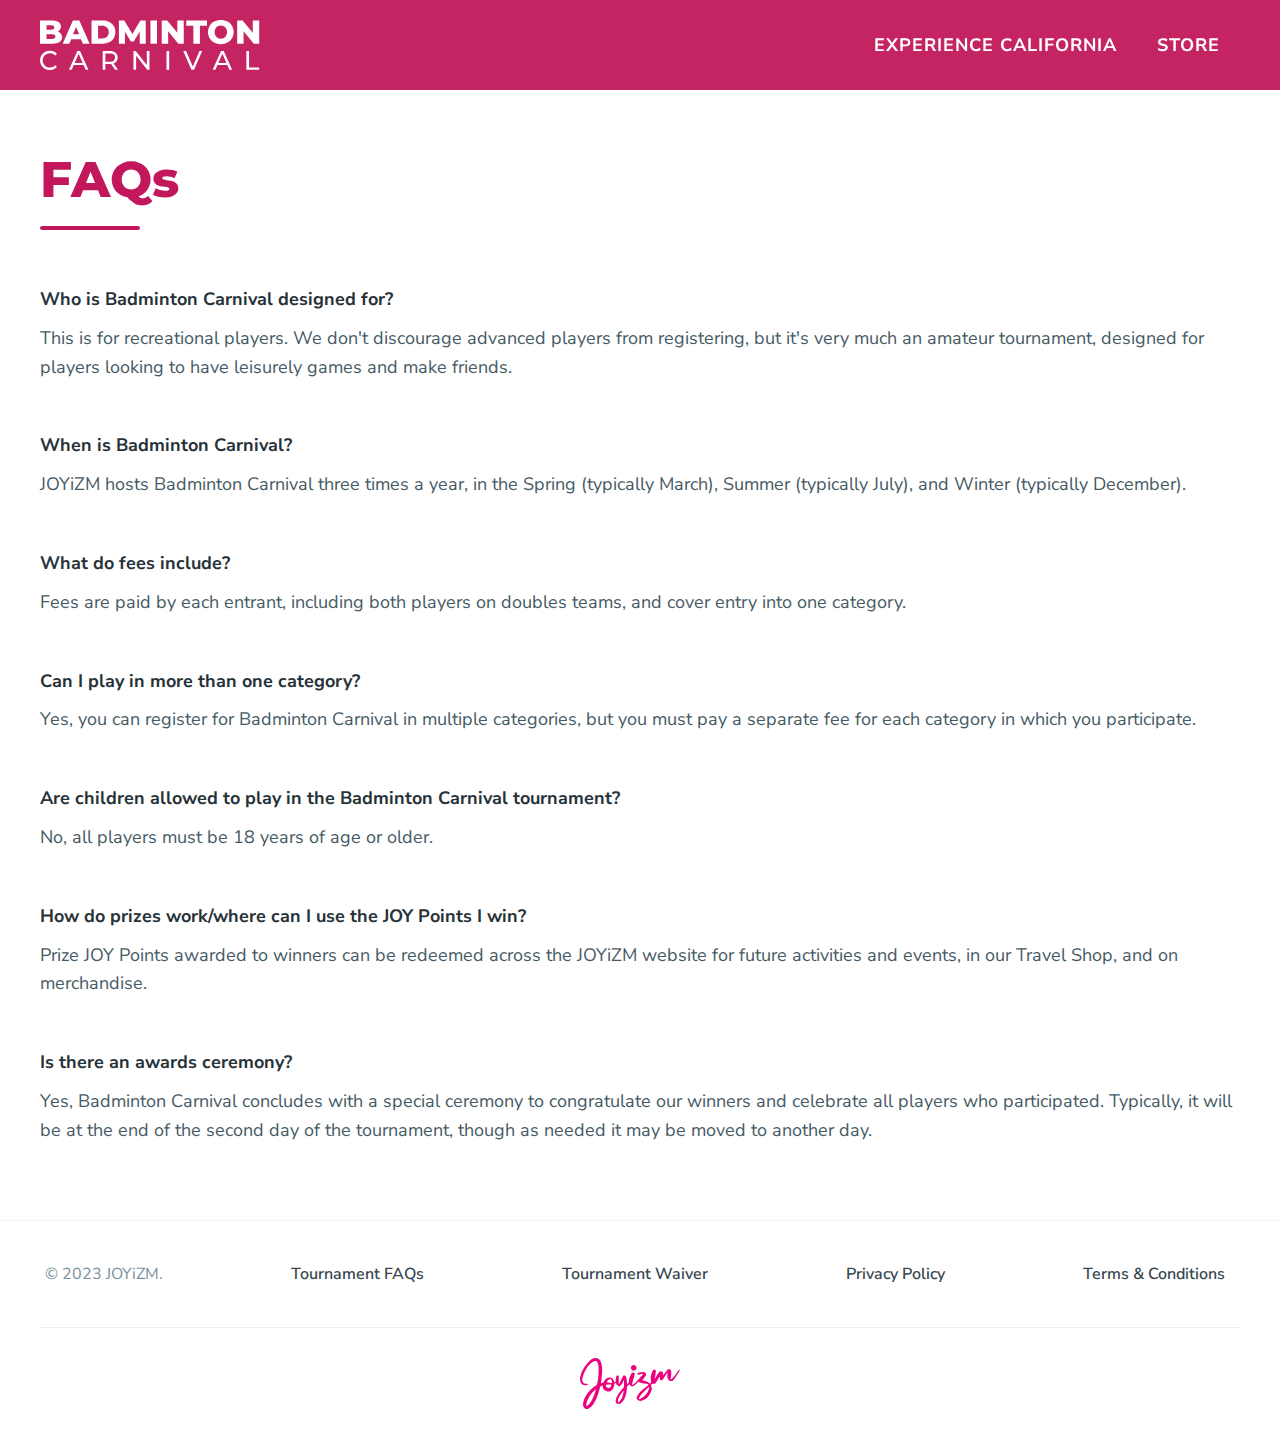
<file: FAQs.html>
<!DOCTYPE html>
<html>

<head>
    <meta http-equiv="Content-Type" content="text/html;charset=UTF-8" />
    <title>FAQs</title>
    <meta name="ROBOTS" content="INDEX, FOLLOW" />
    <meta name="description" content="Badminton Carnival Summer 2023, which will be our biggest and best ever!" />
    <meta name="keywords" content="Badminton, Badminton Carnival" />
    <meta name="author" content="JOYiZM" />
    <meta name="viewport" content="width=device-width, initial-scale=1" />
    <link rel="shortcut icon" type="image/png" href="Images/BadmintonCarnival-Icon.png" />
    <link rel="preconnect" href="https://fonts.googleapis.com" />
    <link rel="preconnect" href="https://fonts.gstatic.com" crossorigin />
    <link
        href="https://fonts.googleapis.com/css2?family=Montserrat:wght@200;300;400;500;600;700;800&family=Nunito+Sans:wght@300;400;500;600;700;800;900&display=swap"
        rel="stylesheet" />
    <link href="CSS/StyleSheet.css?v=3" rel="stylesheet" />
    <script type="text/javascript" src="Scripts/Gen.js?v=2"></script>
</head>

<body id="Body">
    <header id="Header" class="BCAppHdr Innr">
        <div class="AppSiteWidth FlxNoWrp AlgnItmCntr">
            <div class="LogoHldr">
                <a href="index.html" class="Lnk">
                    <img alt="Badminton Carnival" class="Logo" src="Images/BadmintonCarnival.svg" />
                </a>
            </div>
            <nav class="BCAppMenu">
                <ul class="MnuLst">
                    <li>
                        <a href="ExperienceCalifornia.html" class="Lnk">Experience California</a>
                    </li>
                    <li>
                        <span id="StoreLnk" onclick="javascript:OpenStorePopup();" class="Lnk">Store</span>
                    </li>
                </ul>
            </nav>
        </div>
    </header>
    <section>
        <div class="AppSiteWidth">
            <div class="SttcPgHrSctn">
                <h1 class="Ttl">FAQs</h1>
            </div>
        </div>
    </section>
    <section>
        <div class="AppSiteWidth">
            <div class="SttcPgs FAQ">
                <div class="Hldr">
                    <p class="Txt Bld">Who is Badminton Carnival designed for?</p>
                    <p class="Txt">This is for recreational players. We don't discourage advanced players from registering, but it's very much an amateur tournament, designed for players looking to have leisurely games and make friends.</p>
                </div>
                <div class="Hldr">
                    <p class="Txt Bld">When is Badminton Carnival?</p>
                    <p class="Txt">JOYiZM hosts Badminton Carnival three times a year, in the Spring (typically March), Summer (typically July), and Winter (typically December).</p>
                </div>
                <div class="Hldr">
                    <p class="Txt Bld">What do fees include?</p>
                    <p class="Txt">Fees are paid by each entrant, including both players on doubles teams, and cover entry into one category.</p>
                </div>
                <div class="Hldr">
                    <p class="Txt Bld">Can I play in more than one category?</p>
                    <p class="Txt">Yes, you can register for Badminton Carnival in multiple categories, but you must pay a separate fee for each category in which you participate.</p>
                </div>
                <div class="Hldr">
                    <p class="Txt Bld">Are children allowed to play in the Badminton Carnival tournament?</p>
                    <p class="Txt">No, all players must be 18 years of age or older.</p>
                </div>
                <div class="Hldr">
                    <p class="Txt Bld">How do prizes work/where can I use the JOY Points I win?</p>
                    <p class="Txt">Prize JOY Points awarded to winners can be redeemed across the JOYiZM website for future activities and events, in our Travel Shop, and on merchandise.</p>
                </div>
                <div class="Hldr">
                    <p class="Txt Bld">Is there an awards ceremony?</p>
                    <p class="Txt">Yes, Badminton Carnival concludes with a special ceremony to congratulate our winners and celebrate all players who participated. Typically, it will be at the end of the second day of the tournament, though as needed it may be moved to another day.</p>
                </div>
            </div>
        </div>
    </section>
    <footer>
        <div class="FtrHldr">
            <div class="AppSiteWidth">
                <div class="LnksHldr">
                    <ul class="LnkLst">
                        <li class="TxtLst">
                            <span class="Txt">© 2023 JOYiZM.</span>
                        </li>
                        <li>
                            <a href="FAQs.html" class="Lnk">Tournament FAQs</a>
                        </li>
                        <li>
                            <a href="Waiver.html" class="Lnk">Tournament Waiver</a>
                        </li>
                        <li>
                            <a href="Privacy-Policy.html" class="Lnk">Privacy Policy</a>
                        </li>
                        <li>
                            <a href="Terms-Conditions.html" class="Lnk">Terms &amp; Conditions</a>
                        </li>
                    </ul>
                </div>
                <div class="LogoHldr">
                    <a href="https://www.joyizm.com/HomePage" class="Lnk" target="_blank" title="Visit JOYiZM Website">
                        <img src="Images/JOYiZM-Logo.svg" class="Logo JOYiZM" />
                    </a>
                </div>
            </div>
        </div>
    </footer>
    <div id="StorePopup" class="PopupHldr">
        <div class="PopupBG" id="PopupBGTwo" onclick="javascript:OpenStorePopup();"></div>
        <div class="TxtHldr">
            <h4 class="Ttl">Note</h4>
            <p class="Txt">You will be redirected to JOYiZM website Store Page.</p>
            <a class="Lnk" href="https://www.joyizm.com/MerchandiseSearch">Proceed</a>
            <span id="BackBtnTwo" onclick="javascript:OpenStorePopup();" class="Lnk Back">Back</span>
        </div>
    </div>
    
    <!-- Google tag (gtag.js) -->
    <script async src="https://www.googletagmanager.com/gtag/js?id=G-KFMRJJYB7B"></script>
    <script>window.dataLayer = window.dataLayer || []; function gtag() { dataLayer.push(arguments); } gtag('js', new Date()); gtag('config', 'G-KFMRJJYB7B');</script>
</body>

</html>
</file>
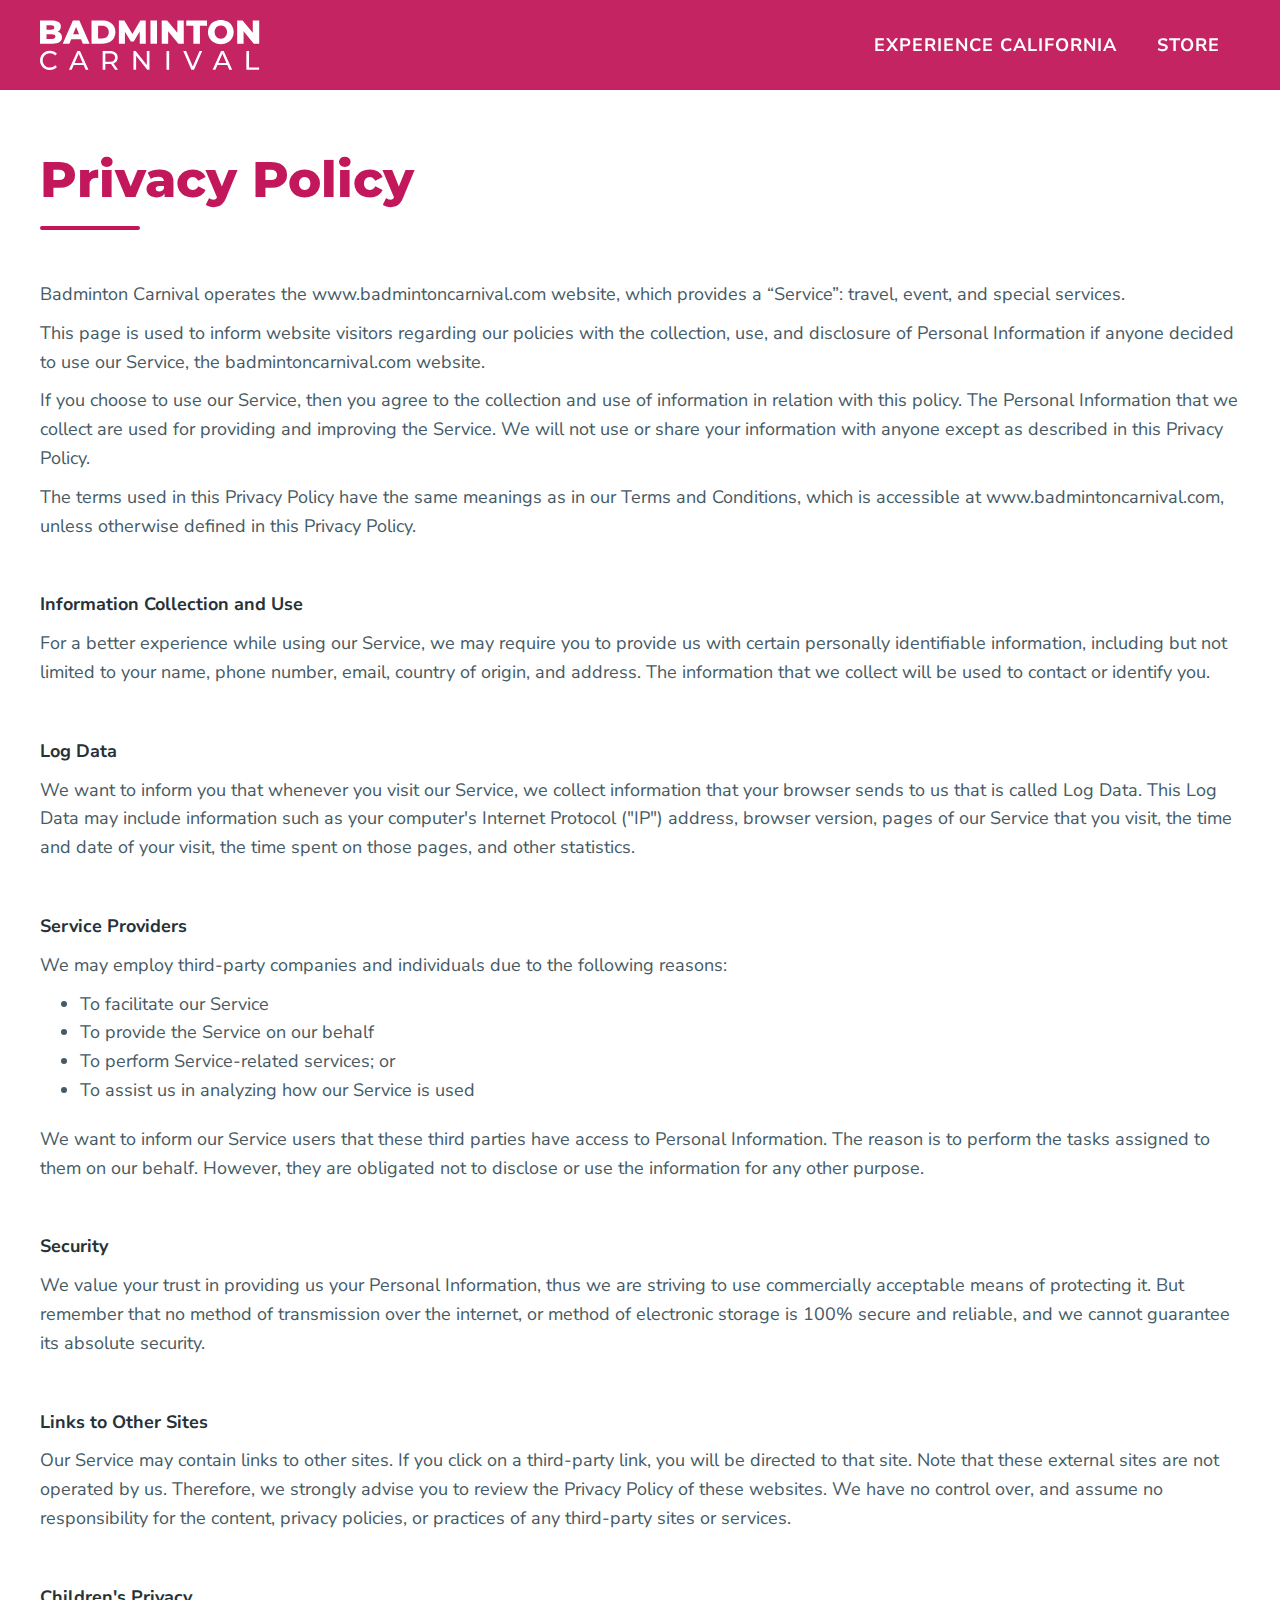
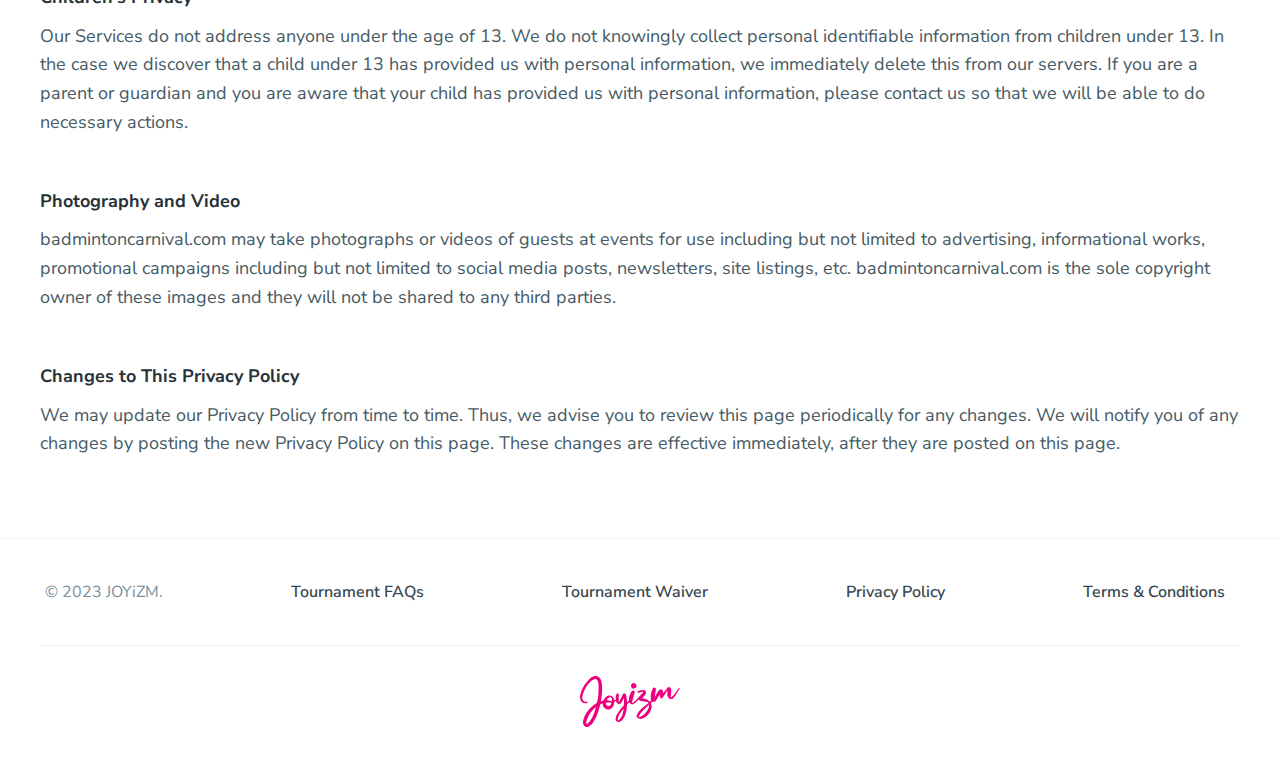
<file: Privacy-Policy.html>
<!DOCTYPE html>
<html>

<head>
    <meta http-equiv="Content-Type" content="text/html;charset=UTF-8" />
    <title>Privacy Policy</title>
    <meta name="ROBOTS" content="INDEX, FOLLOW" />
    <meta name="description" content="Badminton Carnival Summer 2023, which will be our biggest and best ever!" />
    <meta name="keywords" content="Badminton, Badminton Carnival" />
    <meta name="author" content="JOYiZM" />
    <meta name="viewport" content="width=device-width, initial-scale=1" />
    <link rel="shortcut icon" type="image/png" href="Images/BadmintonCarnival-Icon.png" />
    <link rel="preconnect" href="https://fonts.googleapis.com" />
    <link rel="preconnect" href="https://fonts.gstatic.com" crossorigin />
    <link
        href="https://fonts.googleapis.com/css2?family=Montserrat:wght@200;300;400;500;600;700;800&family=Nunito+Sans:wght@300;400;500;600;700;800;900&display=swap"
        rel="stylesheet" />
    <link href="CSS/StyleSheet.css?v=3" rel="stylesheet" />
    <script type="text/javascript" src="Scripts/Gen.js?v=2"></script>
</head>

<body id="Body">
    <header id="Header" class="BCAppHdr Innr">
        <div class="AppSiteWidth FlxNoWrp AlgnItmCntr">
            <div class="LogoHldr">
                <a href="index.html" class="Lnk">
                    <img alt="Badminton Carnival" class="Logo" src="Images/BadmintonCarnival.svg" />
                </a>
            </div>
            <nav class="BCAppMenu">
                <ul class="MnuLst">
                    <li>
                        <a href="ExperienceCalifornia.html" class="Lnk">Experience California</a>
                    </li>
                    <li>
                        <span id="StoreLnk" onclick="javascript:OpenStorePopup();" class="Lnk">Store</span>
                    </li>
                </ul>
            </nav>
        </div>
    </header>
    <section>
        <div class="AppSiteWidth">
            <div class="SttcPgHrSctn">
                <h1 class="Ttl">Privacy Policy</h1>
            </div>
        </div>
    </section>
    <section>
        <div class="AppSiteWidth">
            <div class="SttcPgs PrvcPlcy">
                <div class="Hldr">
                    <p class="Txt">Badminton Carnival operates the www.badmintoncarnival.com website, which provides a “Service”: travel, event, and special services.</p>
                    <p class="Txt">This page is used to inform website visitors regarding our policies with the collection, use, and disclosure of Personal Information if anyone decided to use our Service, the badmintoncarnival.com website.</p>
                    <p class="Txt">If you choose to use our Service, then you agree to the collection and use of information in relation with this policy. The Personal Information that we collect are used for providing and improving the Service. We will not use or share your information with anyone except as described in this Privacy Policy.</p>
                    <p class="Txt">The terms used in this Privacy Policy have the same meanings as in our Terms and Conditions, which is accessible at www.badmintoncarnival.com, unless otherwise defined in this Privacy Policy.</p>
                </div>
                <div class="Hldr">
                    <p class="Txt Bld">Information Collection and Use</p>
                    <p class="Txt">For a better experience while using our Service, we may require you to provide us with certain personally identifiable information, including but not limited to your name, phone number, email, country of origin, and address. The information that we collect will be used to contact or identify you.</p>
                </div>
                <div class="Hldr">
                    <p class="Txt Bld">Log Data</p>
                    <p class="Txt">We want to inform you that whenever you visit our Service, we collect information that your browser sends to us that is called Log Data. This Log Data may include information such as your computer's Internet Protocol ("IP") address, browser version, pages of our Service that you visit, the time and date of your visit, the time spent on those pages, and other statistics.</p>
                </div>
                <div class="Hldr">
                    <p class="Txt Bld">Service Providers</p>
                    <p class="Txt">We may employ third-party companies and individuals due to the following reasons:</p>
                    <ul class="Lst">
                        <li>To facilitate our Service</li>
                        <li>To provide the Service on our behalf</li>
                        <li>To perform Service-related services; or</li>
                        <li>To assist us in analyzing how our Service is used</li>
                    </ul>
                    <p class="Txt">We want to inform our Service users that these third parties have access to Personal Information. The reason is to perform the tasks assigned to them on our behalf. However, they are obligated not to disclose or use the information for any other purpose.</p>
                </div>
                <div class="Hldr">
                    <p class="Txt Bld">Security</p>
                    <p class="Txt">We value your trust in providing us your Personal Information, thus we are striving to use commercially acceptable means of protecting it. But remember that no method of transmission over the internet, or method of electronic storage is 100% secure and reliable, and we cannot guarantee its absolute security.</p>
                </div>
                <div class="Hldr">
                    <p class="Txt Bld">Links to Other Sites</p>
                    <p class="Txt">Our Service may contain links to other sites. If you click on a third-party link, you will be directed to that site. Note that these external sites are not operated by us. Therefore, we strongly advise you to review the Privacy Policy of these websites. We have no control over, and assume no responsibility for the content, privacy policies, or practices of any third-party sites or services.</p>
                </div>
                <div class="Hldr">
                    <p class="Txt Bld">Children's Privacy</p>
                    <p class="Txt">Our Services do not address anyone under the age of 13. We do not knowingly collect personal identifiable information from children under 13. In the case we discover that a child under 13 has provided us with personal information, we immediately delete this from our servers. If you are a parent or guardian and you are aware that your child has provided us with personal information, please contact us so that we will be able to do necessary actions.</p>
                </div>
                <div class="Hldr">
                    <p class="Txt Bld">Photography and Video</p>
                    <p class="Txt">badmintoncarnival.com may take photographs or videos of guests at events for use including but not limited to advertising, informational works, promotional campaigns including but not limited to social media posts, newsletters, site listings, etc. badmintoncarnival.com is the sole copyright owner of these images and they will not be shared to any third parties.</p>
                </div>
                <div class="Hldr">
                    <p class="Txt Bld">Changes to This Privacy Policy</p>
                    <p class="Txt">We may update our Privacy Policy from time to time. Thus, we advise you to review this page periodically for any changes. We will notify you of any changes by posting the new Privacy Policy on this page. These changes are effective immediately, after they are posted on this page.</p>
                </div>
            </div>
        </div>
    </section>
    <footer>
        <div class="FtrHldr">
            <div class="AppSiteWidth">
                <div class="LnksHldr">
                    <ul class="LnkLst">
                        <li class="TxtLst">
                            <span class="Txt">© 2023 JOYiZM.</span>
                        </li>
                        <li>
                            <a href="FAQs.html" class="Lnk">Tournament FAQs</a>
                        </li>
                        <li>
                            <a href="Waiver.html" class="Lnk">Tournament Waiver</a>
                        </li>
                        <li>
                            <a href="Privacy-Policy.html" class="Lnk">Privacy Policy</a>
                        </li>
                        <li>
                            <a href="Terms-Conditions.html" class="Lnk">Terms &amp; Conditions</a>
                        </li>
                    </ul>
                </div>
                <div class="LogoHldr">
                    <a href="https://www.joyizm.com/HomePage" class="Lnk" target="_blank" title="Visit JOYiZM Website">
                        <img src="Images/JOYiZM-Logo.svg" class="Logo JOYiZM" />
                    </a>
                </div>
            </div>
        </div>
    </footer>
    <div id="StorePopup" class="PopupHldr">
        <div class="PopupBG" id="PopupBGTwo" onclick="javascript:OpenStorePopup();"></div>
        <div class="TxtHldr">
            <h4 class="Ttl">Note</h4>
            <p class="Txt">You will be redirected to JOYiZM website Store Page.</p>
            <a class="Lnk" href="https://www.joyizm.com/MerchandiseSearch">Proceed</a>
            <span id="BackBtnTwo" onclick="javascript:OpenStorePopup();" class="Lnk Back">Back</span>
        </div>
    </div>
    
    <!-- Google tag (gtag.js) -->
    <script async src="https://www.googletagmanager.com/gtag/js?id=G-KFMRJJYB7B"></script>
    <script>window.dataLayer = window.dataLayer || []; function gtag() { dataLayer.push(arguments); } gtag('js', new Date()); gtag('config', 'G-KFMRJJYB7B');</script>
</body>

</html>
</file>
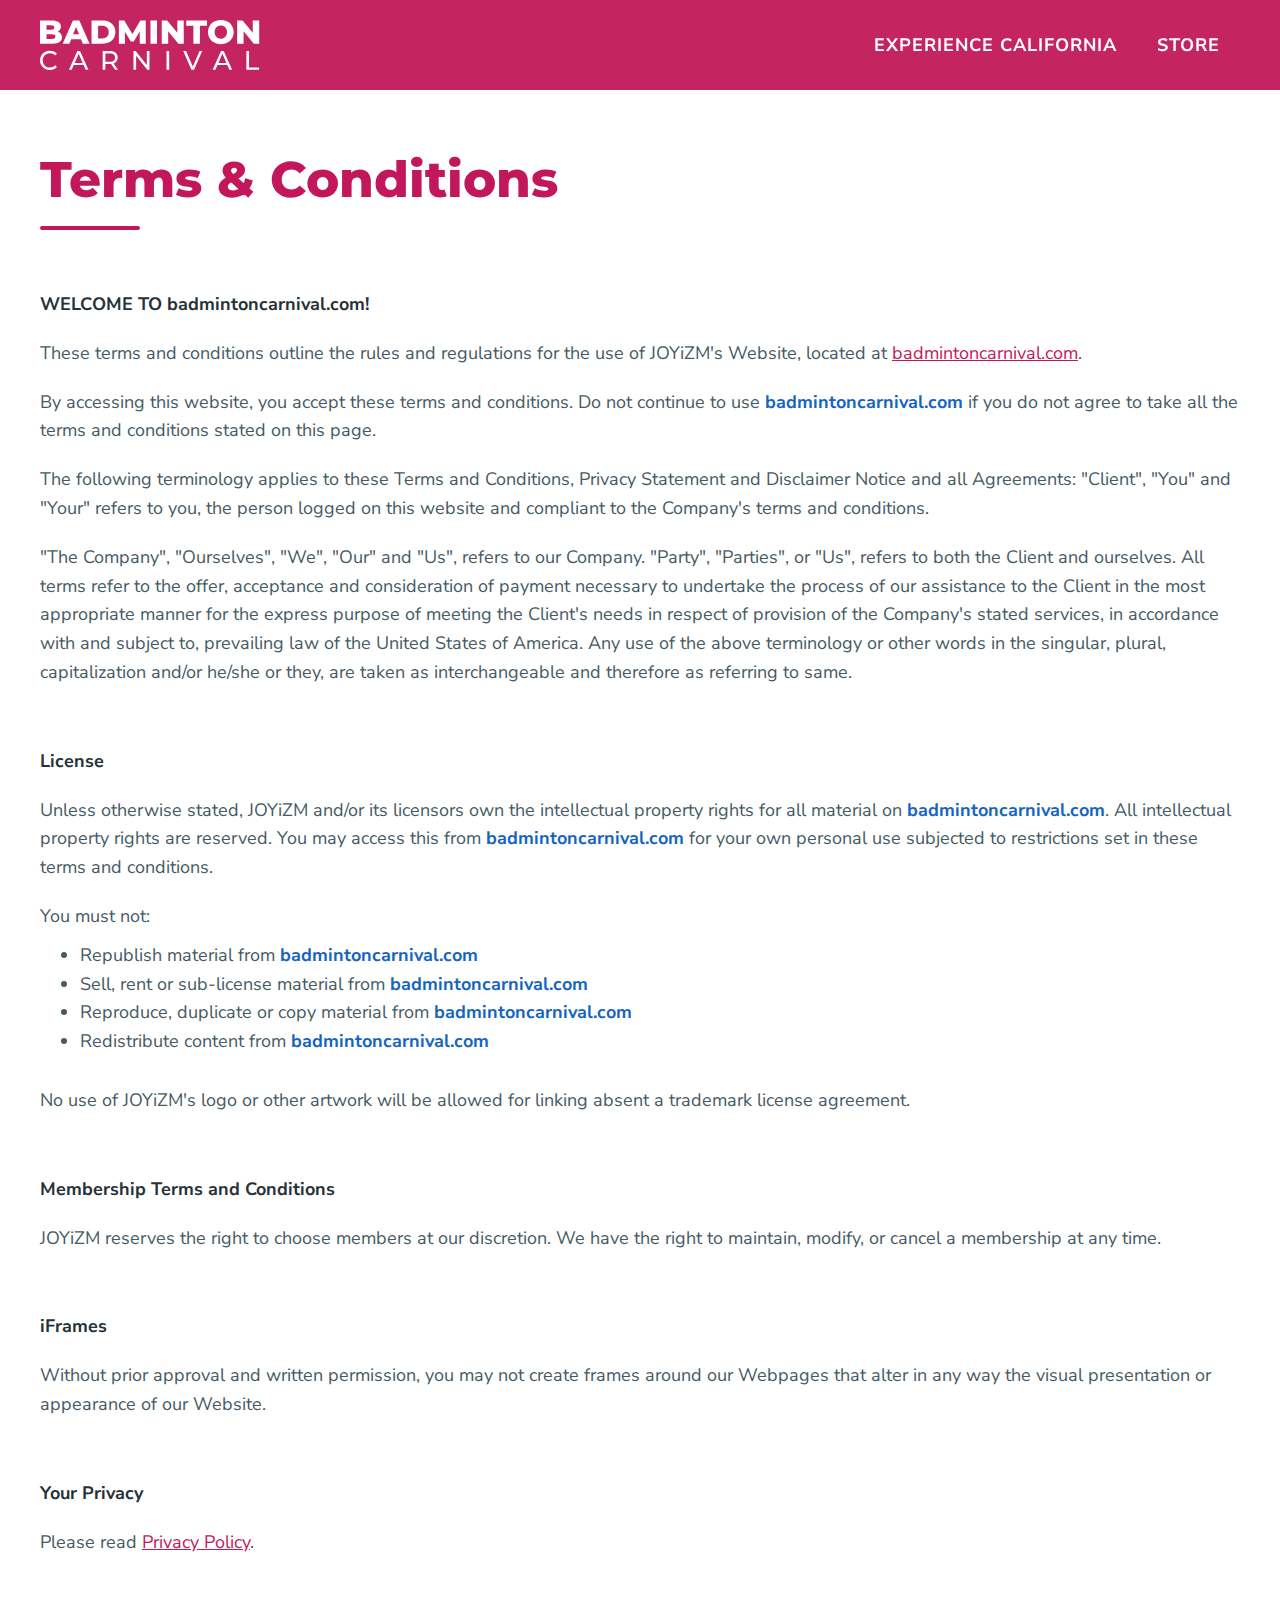
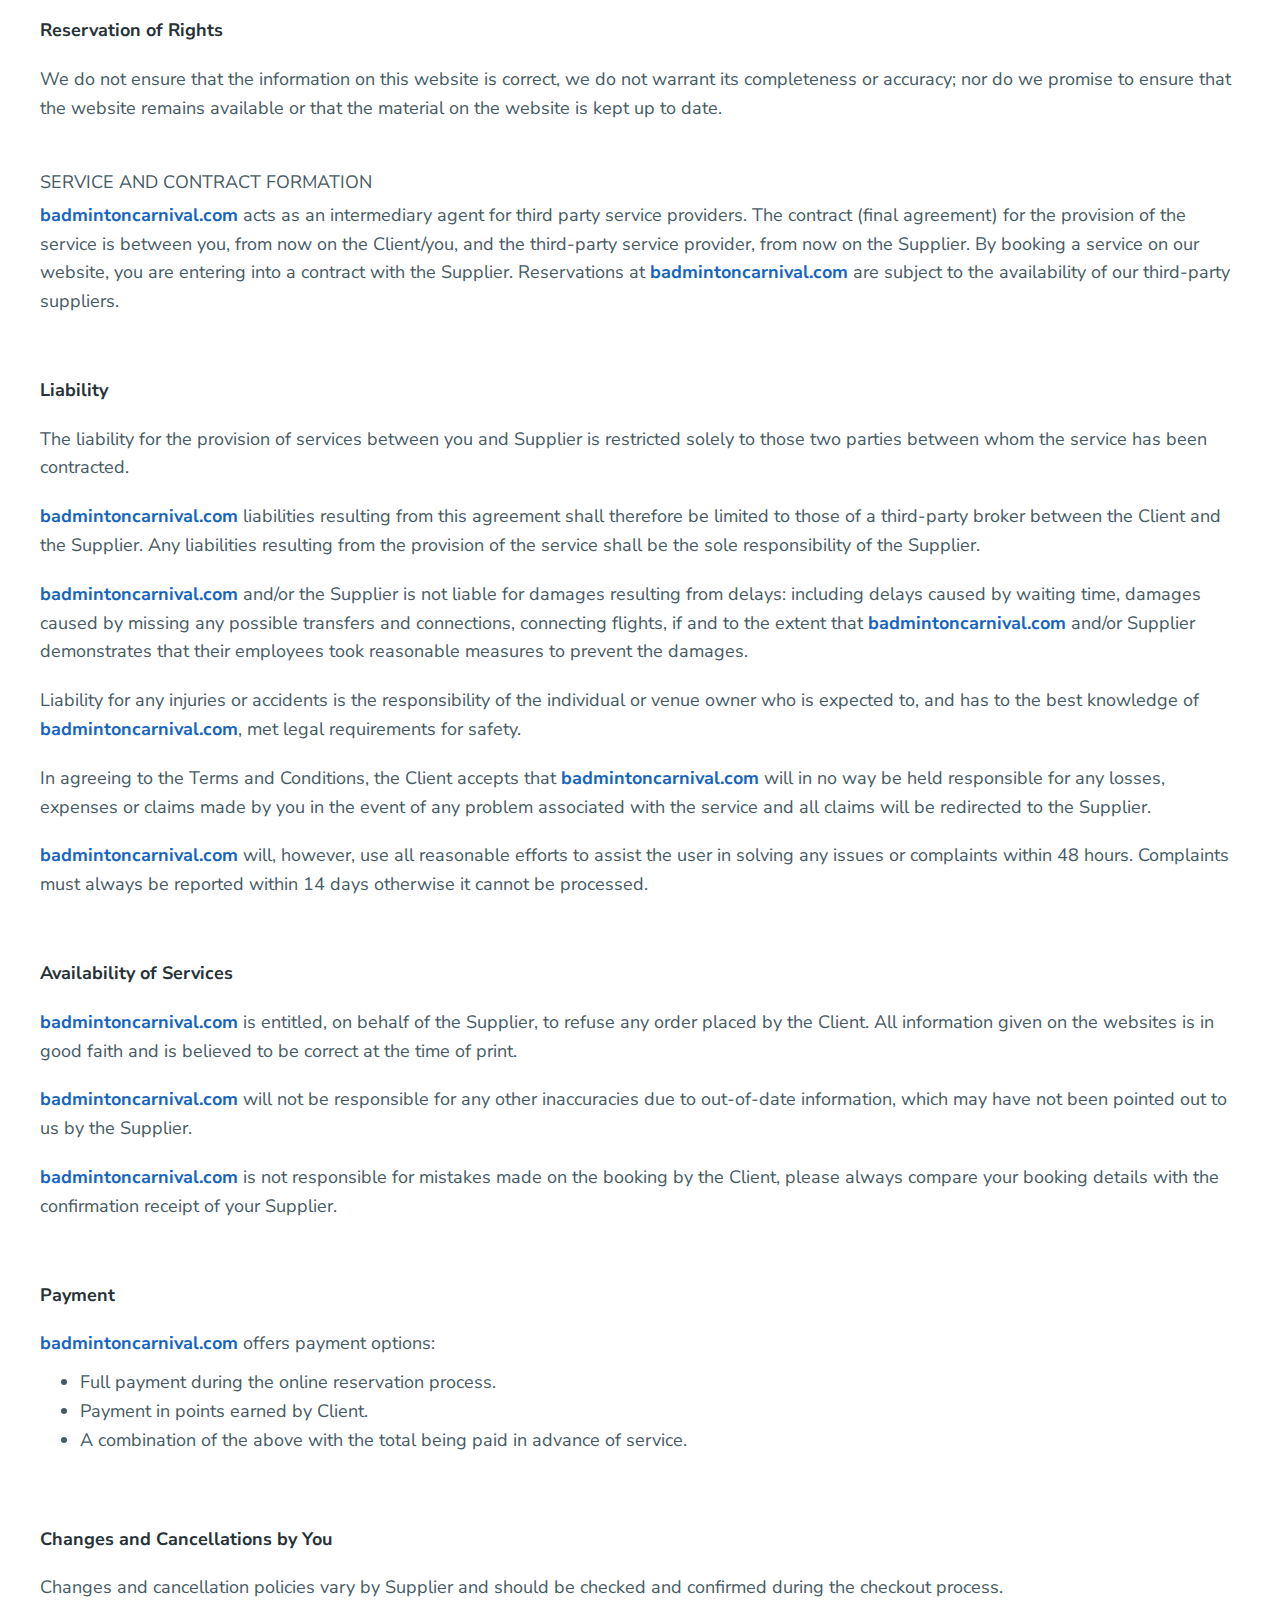
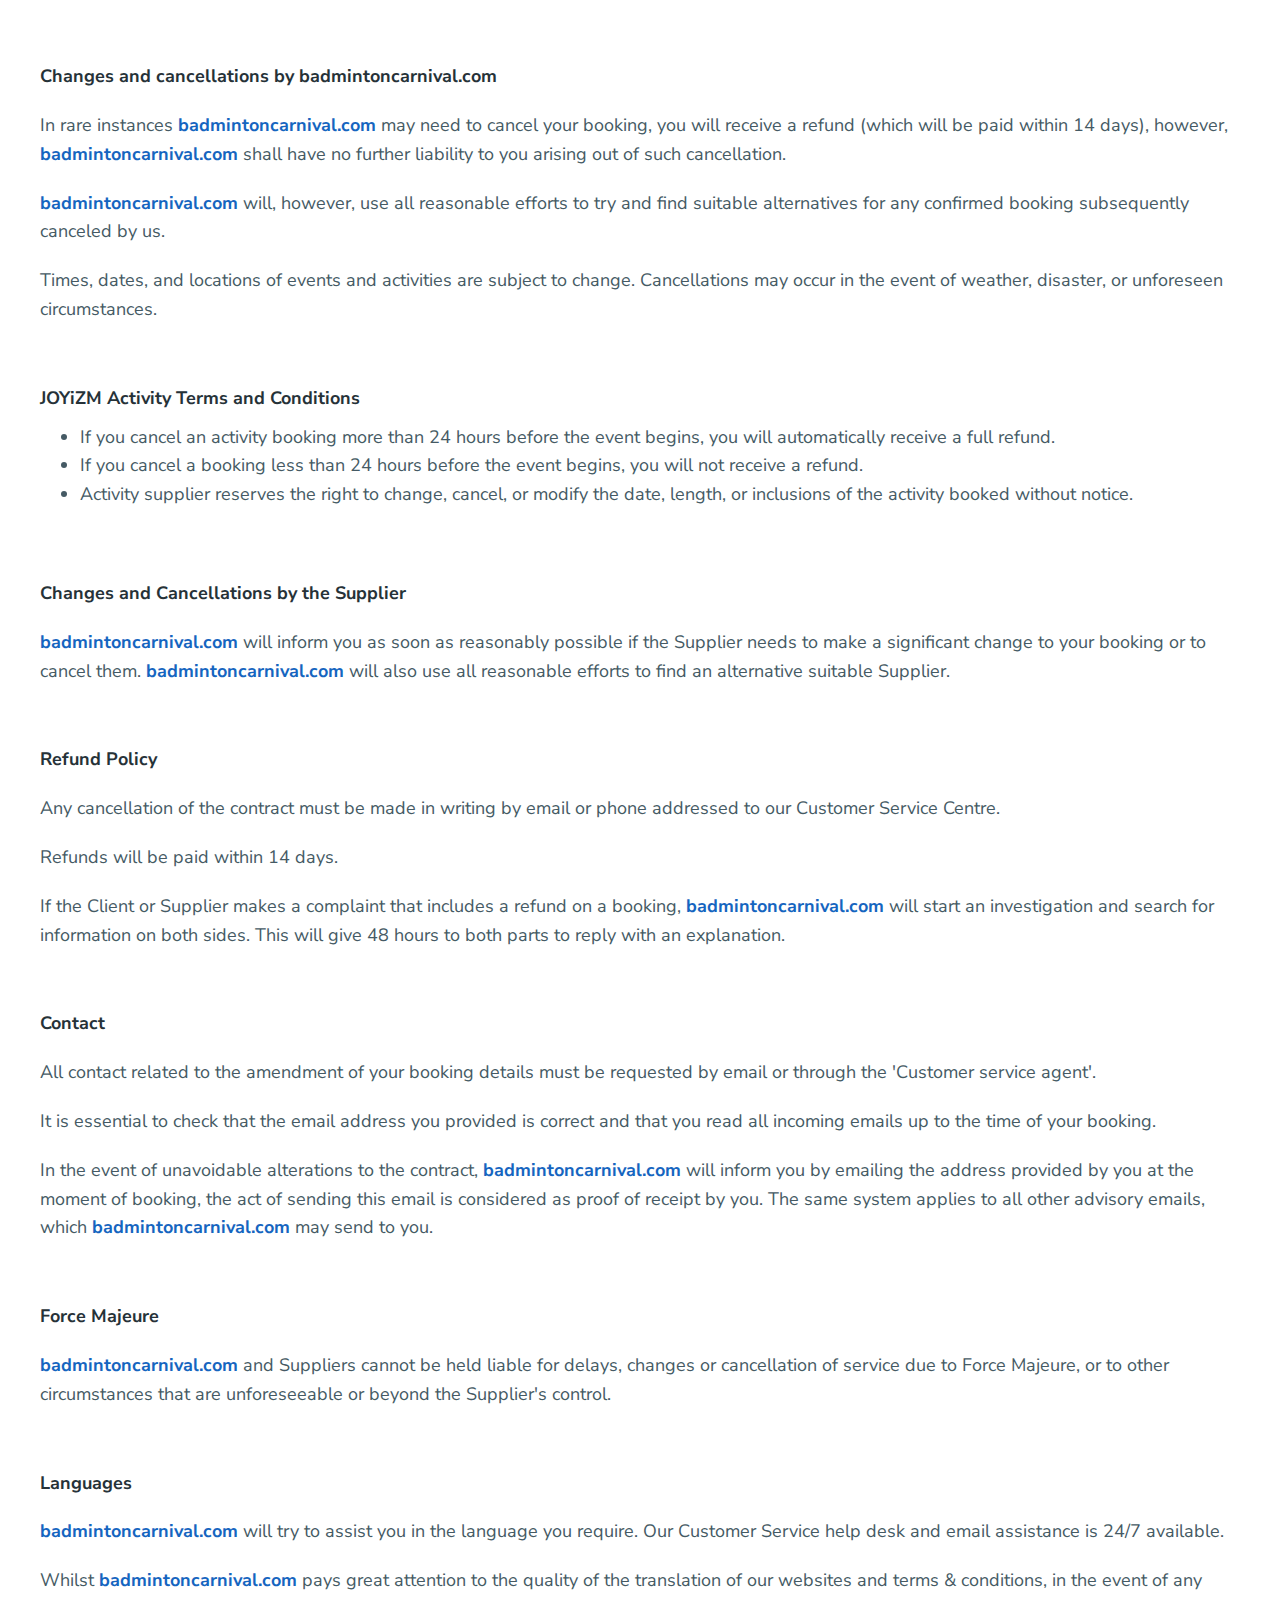
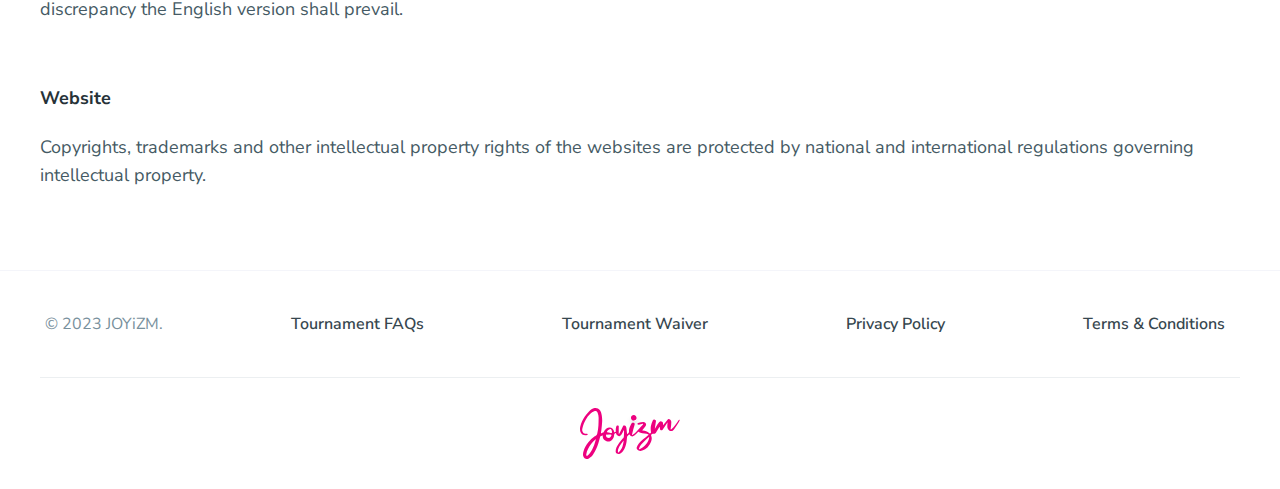
<file: Terms-Conditions.html>
<!DOCTYPE html>
<html>

<head>
    <meta http-equiv="Content-Type" content="text/html;charset=UTF-8" />
    <title>Terms & Conditions</title>
    <meta name="ROBOTS" content="INDEX, FOLLOW" />
    <meta name="description" content="Badminton Carnival Summer 2023, which will be our biggest and best ever!" />
    <meta name="keywords" content="Badminton, Badminton Carnival" />
    <meta name="author" content="JOYiZM" />
    <meta name="viewport" content="width=device-width, initial-scale=1" />
    <link rel="shortcut icon" type="image/png" href="Images/BadmintonCarnival-Icon.png" />
    <link rel="preconnect" href="https://fonts.googleapis.com" />
    <link rel="preconnect" href="https://fonts.gstatic.com" crossorigin />
    <link
        href="https://fonts.googleapis.com/css2?family=Montserrat:wght@200;300;400;500;600;700;800&family=Nunito+Sans:wght@300;400;500;600;700;800;900&display=swap"
        rel="stylesheet" />
    <link href="CSS/StyleSheet.css?v=3" rel="stylesheet" />
    <script type="text/javascript" src="Scripts/Gen.js?v=2"></script>
</head>

<body id="Body">
    <header id="Header" class="BCAppHdr Innr">
        <div class="AppSiteWidth FlxNoWrp AlgnItmCntr">
            <div class="LogoHldr">
                <a href="index.html" class="Lnk">
                    <img alt="Badminton Carnival" class="Logo" src="Images/BadmintonCarnival.svg" />
                </a>
            </div>
            <nav class="BCAppMenu">
                <ul class="MnuLst">
                    <li>
                        <a href="ExperienceCalifornia.html" class="Lnk">Experience California</a>
                    </li>
                    <li>
                        <span id="StoreLnk" onclick="javascript:OpenStorePopup();" class="Lnk">Store</span>
                    </li>
                </ul>
            </nav>
        </div>
    </header>
    <section>
        <div class="AppSiteWidth">
            <div class="SttcPgHrSctn">
                <h1 class="Ttl">Terms & Conditions</h1>
            </div>
        </div>
    </section>
    <section>
        <div class="AppSiteWidth">
            <div class="SttcPgs Terms">
                <div class="Hldr">
                    <p class="Txt Bld">WELCOME TO badmintoncarnival.com!</p>
                    <p class="Txt">These terms and conditions outline the rules and regulations for the use of JOYiZM's
                        Website, located at <a href="https://www.badmintoncarnival.com" class="Lnk"
                            target="_blank">badmintoncarnival.com</a>.</p>
                    <p class="Txt">By accessing this website, you accept these terms and conditions. Do not continue to
                        use <span class="ClrTxt">badmintoncarnival.com</span> if you do not agree to take all the terms and
                        conditions stated on this page.</p>
                    <p class="Txt">The following terminology applies to these Terms and Conditions, Privacy Statement
                        and Disclaimer Notice and all Agreements: "Client", "You" and "Your" refers to you, the person
                        logged on this website and compliant to the Company's terms and conditions.</p>
                    <p class="Txt">"The Company", "Ourselves", "We", "Our" and "Us", refers to our Company. "Party",
                        "Parties", or "Us", refers to both the Client and ourselves. All terms refer to the offer,
                        acceptance and consideration of payment necessary to undertake the process of our assistance to
                        the Client in the most appropriate manner for the express purpose of meeting the Client's needs
                        in respect of provision of the Company's stated services, in accordance with and subject to,
                        prevailing law of the United States of America. Any use of the above terminology or other words
                        in the singular, plural, capitalization and/or he/she or they, are taken as interchangeable and
                        therefore as referring to same.</p>
                </div>
                <div class="Hldr">
                    <p class="Txt Bld">License</p>
                    <p class="Txt">Unless otherwise stated, JOYiZM and/or its licensors own the intellectual property
                        rights for all material on <span class="ClrTxt">badmintoncarnival.com</span>. All intellectual property
                        rights are reserved. You may access this from <span class="ClrTxt">badmintoncarnival.com</span> for your
                        own personal use subjected to restrictions set in these terms and conditions.</p>
                    <p class="Txt">You must not:</p>
                    <ul class="Lst">
                        <li>Republish material from <span class="ClrTxt">badmintoncarnival.com</span></li>
                        <li>Sell, rent or sub-license material from <span class="ClrTxt">badmintoncarnival.com</span></li>
                        <li>Reproduce, duplicate or copy material from <span class="ClrTxt">badmintoncarnival.com</span></li>
                        <li>Redistribute content from <span class="ClrTxt">badmintoncarnival.com</span></li>
                    </ul>
                    <p class="Txt">No use of JOYiZM's logo or other artwork will be allowed for linking absent a
                        trademark license agreement.</p>
                </div>
                <div class="Hldr">
                    <p class="Txt Bld">Membership Terms and Conditions</p>
                    <p class="Txt">JOYiZM reserves the right to choose members at our discretion. We have the right to
                        maintain, modify, or cancel a membership at any time.</p>
                </div>
                <div class="Hldr">
                    <p class="Txt Bld">iFrames</p>
                    <p class="Txt">Without prior approval and written permission, you may not create frames around our
                        Webpages that alter in any way the visual presentation or appearance of our Website.</p>
                </div>
                <div class="Hldr">
                    <p class="Txt Bld">Your Privacy</p>
                    <p class="Txt">Please read <a href="Privacy-Policy.html" class="Lnk">Privacy Policy</a>.</p>
                </div>
                <div class="Hldr">
                    <p class="Txt Bld">Reservation of Rights</p>
                    <p class="Txt">We do not ensure that the information on this website is correct, we do not warrant
                        its completeness or accuracy; nor do we promise to ensure that the website remains available or
                        that the material on the website is kept up to date.</p>
                </div>

                <div class="Hldr">
                    <span class="TtlSubHdr">SERVICE AND CONTRACT FORMATION</p>
                    <p class="Txt"><span class="ClrTxt">badmintoncarnival.com</span> acts as an intermediary agent for third party
                        service providers. The contract (final agreement) for the provision of the service is between
                        you, from now on the Client/you, and the third-party service provider, from now on the Supplier.
                        By booking a service on our website, you are entering into a contract with the Supplier.
                        Reservations at <span class="ClrTxt">badmintoncarnival.com</span> are subject to the availability of our
                        third-party suppliers.</p>
                </div>
                <div class="Hldr">
                    <p class="Txt Bld">Liability</p>
                    <p class="Txt">The liability for the provision of services between you and Supplier is restricted
                        solely to those two parties between whom the service has been contracted.</p>
                    <p class="Txt"><span class="ClrTxt">badmintoncarnival.com</span> liabilities resulting from this agreement
                        shall therefore be limited to those of a third-party broker between the Client and the Supplier.
                        Any liabilities resulting from the provision of the service shall be the sole responsibility of
                        the Supplier.</p>
                    <p class="Txt"><span class="ClrTxt">badmintoncarnival.com</span> and/or the Supplier is not liable for damages
                        resulting from delays: including delays caused by waiting time, damages caused by missing any
                        possible transfers and connections, connecting flights, if and to the extent that <span
                            class="ClrTxt">badmintoncarnival.com</span> and/or Supplier demonstrates that their employees took
                        reasonable measures to prevent the damages.</p>
                    <p class="Txt">Liability for any injuries or accidents is the responsibility of the individual or
                        venue owner who is expected to, and has to the best knowledge of <span
                            class="ClrTxt">badmintoncarnival.com</span>, met legal requirements for safety.</p>
                    <p class="Txt">In agreeing to the Terms and Conditions, the Client accepts that <span
                            class="ClrTxt">badmintoncarnival.com</span> will in no way be held responsible for any losses, expenses
                        or claims made by you in the event of any problem associated with the service and all claims
                        will be redirected to the Supplier.</p>
                    <p class="Txt"><span class="ClrTxt">badmintoncarnival.com</span> will, however, use all reasonable efforts to
                        assist the user in solving any issues or complaints within 48 hours. Complaints must always be
                        reported within 14 days otherwise it cannot be processed.</p>
                </div>
                <div class="Hldr">
                    <p class="Txt Bld">Availability of Services</p>
                    <p class="Txt"><span class="ClrTxt">badmintoncarnival.com</span> is entitled, on behalf of the Supplier, to
                        refuse any order placed by the Client. All information given on the websites is in good faith
                        and is believed to be correct at the time of print.</p>
                    <p class="Txt"><span class="ClrTxt">badmintoncarnival.com</span> will not be responsible for any other
                        inaccuracies due to out-of-date information, which may have not been pointed out to us by the
                        Supplier.</p>
                    <p class="Txt"><span class="ClrTxt">badmintoncarnival.com</span> is not responsible for mistakes made on the
                        booking by the Client, please always compare your booking details with the confirmation receipt
                        of your Supplier.</p>
                </div>
                <div class="Hldr">
                    <p class="Txt Bld">Payment</p>
                    <p class="Txt"><span class="ClrTxt">badmintoncarnival.com</span> offers payment options:</p>
                    <ul class="Lst">
                        <li>Full payment during the online reservation process.</li>
                        <li>Payment in points earned by Client.</li>
                        <li>A combination of the above with the total being paid in advance of service.</li>
                    </ul>
                </div>
                <div class="Hldr">
                    <p class="Txt Bld">Changes and Cancellations by You</p>
                    <p class="Txt">Changes and cancellation policies vary by Supplier and should be checked and
                        confirmed during the checkout process.</p>
                </div>
                <div class="Hldr">
                    <p class="Txt Bld">Changes and cancellations by badmintoncarnival.com</p>
                    <p class="Txt">In rare instances <span class="ClrTxt">badmintoncarnival.com</span> may need to cancel your
                        booking, you will receive a refund (which will be paid within 14 days), however, <span
                            class="ClrTxt">badmintoncarnival.com</span> shall have no further liability to you arising out of such
                        cancellation.</p>
                    <p class="Txt"><span class="ClrTxt">badmintoncarnival.com</span> will, however, use all reasonable efforts to
                        try and find suitable alternatives for any confirmed booking subsequently canceled by us.</p>
                    <p class="Txt">Times, dates, and locations of events and activities are subject to change.
                        Cancellations may occur in the event of weather, disaster, or unforeseen circumstances.</p>
                </div>
                <div class="Hldr">
                    <p class="Txt Bld">JOYiZM Activity Terms and Conditions</p>
                    <ul class="Lst">
                        <li>If you cancel an activity booking more than 24 hours before the event begins, you will
                            automatically receive a full refund.</li>
                        <li>If you cancel a booking less than 24 hours before the event begins, you will not receive a
                            refund.</li>
                        <li>Activity supplier reserves the right to change, cancel, or modify the date, length, or
                            inclusions of the activity booked without notice.</li>
                    </ul>
                </div>
                <div class="Hldr">
                    <p class="Txt Bld">Changes and Cancellations by the Supplier</p>
                    <p class="Txt"><span class="ClrTxt">badmintoncarnival.com</span> will inform you as soon as reasonably possible
                        if the Supplier needs to make a significant change to your booking or to cancel them. <span
                            class="ClrTxt">badmintoncarnival.com</span> will also use all reasonable efforts to find an alternative
                        suitable Supplier.</p>
                </div>
                <div class="Hldr">
                    <p class="Txt Bld">Refund Policy</p>
                    <p class="Txt">Any cancellation of the contract must be made in writing by email or phone addressed
                        to our Customer Service Centre.</p>
                    <p class="Txt">Refunds will be paid within 14 days.</p>
                    <p class="Txt">If the Client or Supplier makes a complaint that includes a refund on a booking,
                        <span class="ClrTxt">badmintoncarnival.com</span> will start an investigation and search for information on
                        both sides. This will give 48 hours to both parts to reply with an explanation.</p>
                </div>
                <div class="Hldr">
                    <p class="Txt Bld">Contact</p>
                    <p class="Txt">All contact related to the amendment of your booking details must be requested by
                        email or through the 'Customer service agent'.</p>
                    <p class="Txt">It is essential to check that the email address you provided is correct and that you
                        read all incoming emails up to the time of your booking.</p>
                    <p class="Txt">In the event of unavoidable alterations to the contract, <span
                            class="ClrTxt">badmintoncarnival.com</span> will inform you by emailing the address provided by you at
                        the moment of booking, the act of sending this email is considered as proof of receipt by you.
                        The same system applies to all other advisory emails, which <span
                            class="ClrTxt">badmintoncarnival.com</span> may send to you.</p>
                </div>
                <div class="Hldr">
                    <p class="Txt Bld">Force Majeure</p>
                    <p class="Txt"><span class="ClrTxt">badmintoncarnival.com</span> and Suppliers cannot be held liable for
                        delays, changes or cancellation of service due to Force Majeure, or to other circumstances that
                        are unforeseeable or beyond the Supplier's control.</p>
                </div>
                <div class="Hldr">
                    <p class="Txt Bld">Languages</p>
                    <p class="Txt"><span class="ClrTxt">badmintoncarnival.com</span> will try to assist you in the language you
                        require. Our Customer Service help desk and email assistance is 24/7 available.</p>
                    <p class="Txt">Whilst <span class="ClrTxt">badmintoncarnival.com</span> pays great attention to the quality of
                        the translation of our websites and terms &amp; conditions, in the event of any discrepancy the
                        English version shall prevail.</p>
                </div>
                <div class="Hldr">
                    <p class="Txt Bld">Website</p>
                    <p class="Txt">Copyrights, trademarks and other intellectual property rights of the websites are
                        protected by national and international regulations governing intellectual property.</p>
                </div>
            </div>
        </div>
    </section>
    <footer>
        <div class="FtrHldr">
            <div class="AppSiteWidth">
                <div class="LnksHldr">
                    <ul class="LnkLst">
                        <li class="TxtLst">
                            <span class="Txt">© 2023 JOYiZM.</span>
                        </li>
                        <li>
                            <a href="FAQs.html" class="Lnk">Tournament FAQs</a>
                        </li>
                        <li>
                            <a href="Waiver.html" class="Lnk">Tournament Waiver</a>
                        </li>
                        <li>
                            <a href="Privacy-Policy.html" class="Lnk">Privacy Policy</a>
                        </li>
                        <li>
                            <a href="Terms-Conditions.html" class="Lnk">Terms &amp; Conditions</a>
                        </li>
                    </ul>
                </div>
                <div class="LogoHldr">
                    <a href="https://www.joyizm.com/HomePage" class="Lnk" target="_blank" title="Visit JOYiZM Website">
                        <img src="Images/JOYiZM-Logo.svg" class="Logo JOYiZM" />
                    </a>
                </div>
            </div>
        </div>
    </footer>
    <div id="StorePopup" class="PopupHldr">
        <div class="PopupBG" id="PopupBGTwo" onclick="javascript:OpenStorePopup();"></div>
        <div class="TxtHldr">
            <h4 class="Ttl">Note</h4>
            <p class="Txt">You will be redirected to JOYiZM website Store Page.</p>
            <a class="Lnk" href="https://www.joyizm.com/MerchandiseSearch">Proceed</a>
            <span id="BackBtnTwo" onclick="javascript:OpenStorePopup();" class="Lnk Back">Back</span>
        </div>
    </div>

    <!-- Google tag (gtag.js) -->
    <script async src="https://www.googletagmanager.com/gtag/js?id=G-KFMRJJYB7B"></script>
    <script>window.dataLayer = window.dataLayer || []; function gtag() { dataLayer.push(arguments); } gtag('js', new Date()); gtag('config', 'G-KFMRJJYB7B');</script>
</body>

</html>
</file>
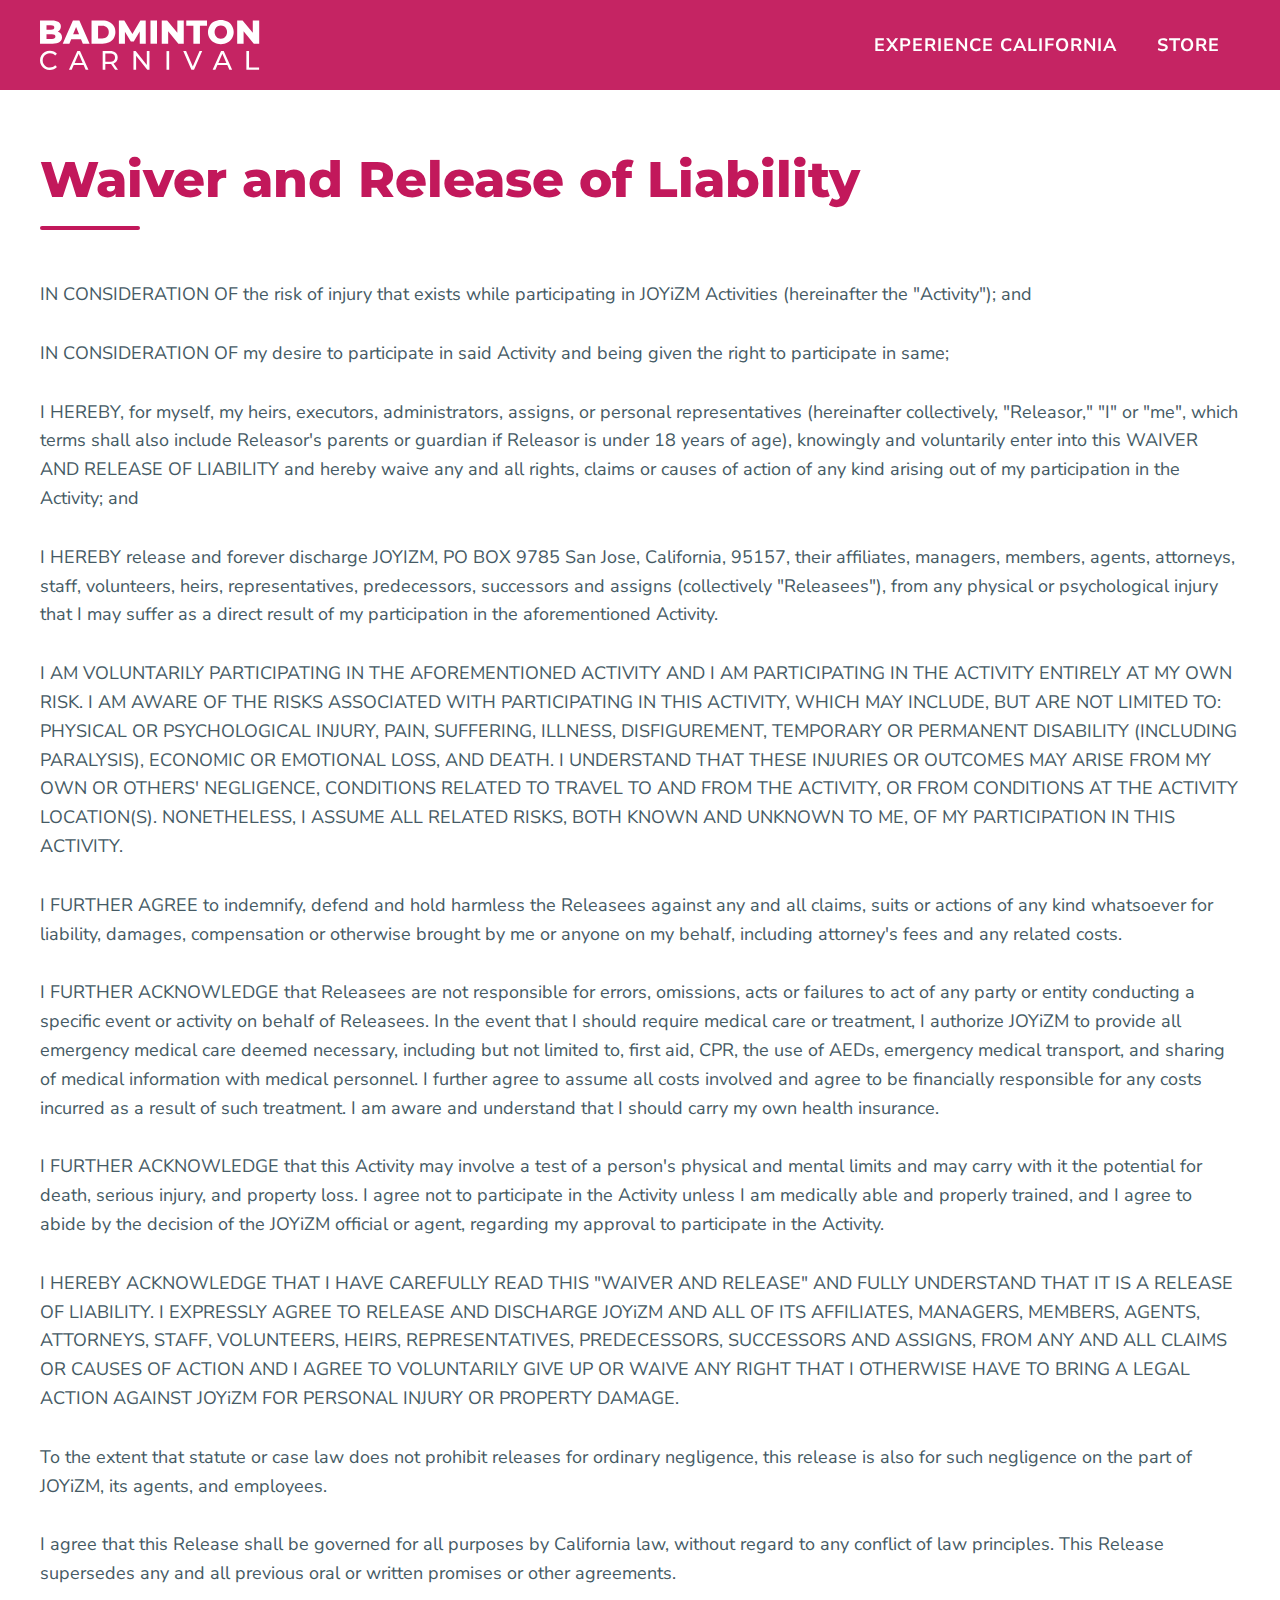
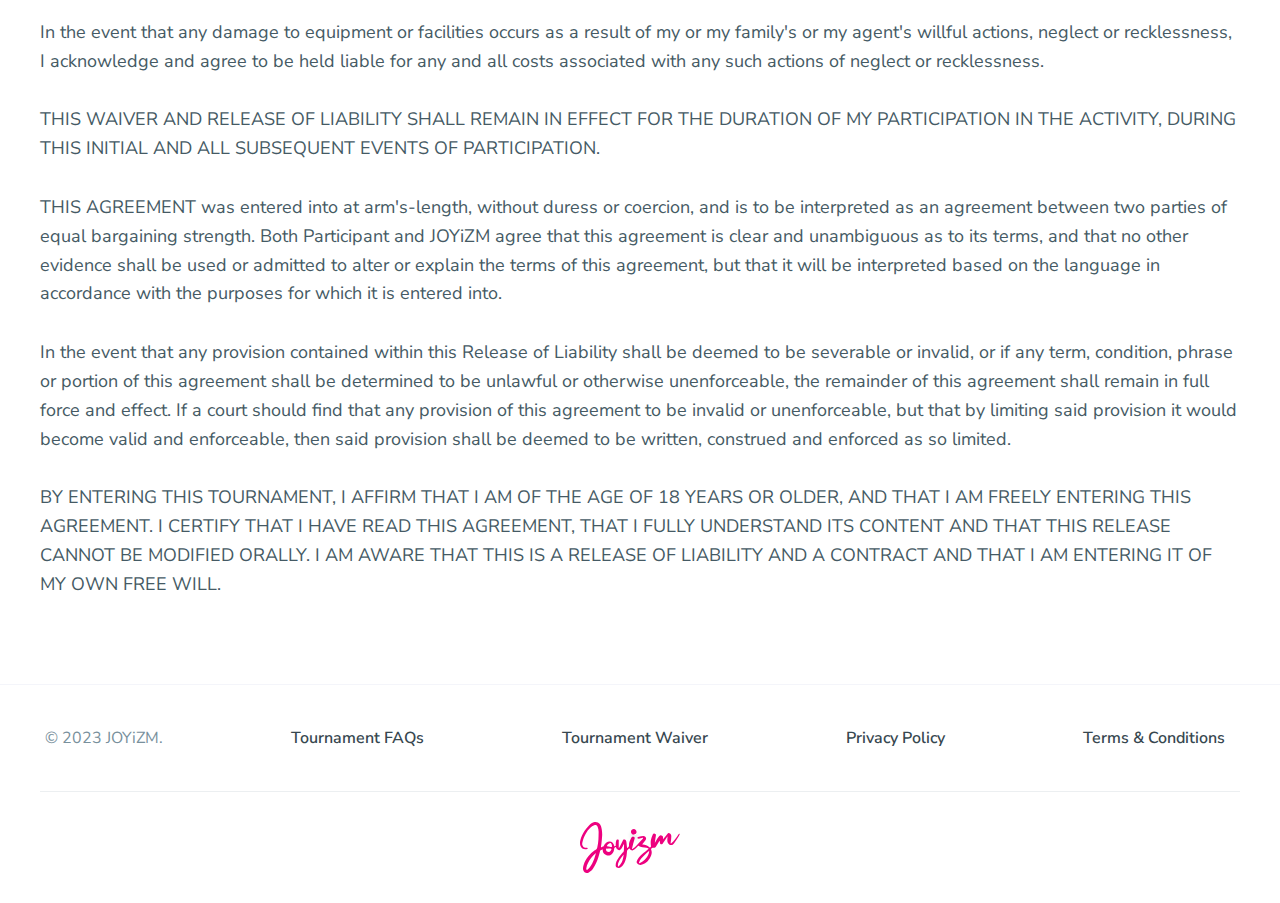
<file: Waiver.html>
<!DOCTYPE html>
<html>

<head>
    <meta http-equiv="Content-Type" content="text/html;charset=UTF-8" />
    <title>Tournament Waiver</title>
    <meta name="ROBOTS" content="INDEX, FOLLOW" />
    <meta name="description" content="Badminton Carnival Summer 2023, which will be our biggest and best ever!" />
    <meta name="keywords" content="Badminton, Badminton Carnival" />
    <meta name="author" content="JOYiZM" />
    <meta name="viewport" content="width=device-width, initial-scale=1" />
    <link rel="shortcut icon" type="image/png" href="Images/BadmintonCarnival-Icon.png" />
    <link rel="preconnect" href="https://fonts.googleapis.com" />
    <link rel="preconnect" href="https://fonts.gstatic.com" crossorigin />
    <link
        href="https://fonts.googleapis.com/css2?family=Montserrat:wght@200;300;400;500;600;700;800&family=Nunito+Sans:wght@300;400;500;600;700;800;900&display=swap"
        rel="stylesheet" />
    <link href="CSS/StyleSheet.css?v=3" rel="stylesheet" />
    <script type="text/javascript" src="Scripts/Gen.js?v=2"></script>
</head>

<body id="Body">
    <header id="Header" class="BCAppHdr Innr">
        <div class="AppSiteWidth FlxNoWrp AlgnItmCntr">
            <div class="LogoHldr">
                <a href="index.html" class="Lnk">
                    <img alt="Badminton Carnival" class="Logo" src="Images/BadmintonCarnival.svg" />
                </a>
            </div>
            <nav class="BCAppMenu">
                <ul class="MnuLst">
                    <li>
                        <a href="ExperienceCalifornia.html" class="Lnk">Experience California</a>
                    </li>
                    <li>
                        <span id="StoreLnk" onclick="javascript:OpenStorePopup();" class="Lnk">Store</span>
                    </li>
                </ul>
            </nav>
        </div>
    </header>
    <section>
        <div class="AppSiteWidth">
            <div class="SttcPgHrSctn">
                <h1 class="Ttl">Waiver and Release of Liability</h1>
            </div>
        </div>
    </section>
    <section>
        <div class="AppSiteWidth">
            <div class="SttcPgs Waiver">
                <div class="Hldr">
                    <p class="Txt">IN CONSIDERATION OF the risk of injury that exists while participating in JOYiZM
                        Activities (hereinafter the "Activity"); and</p>
                    <p class="Txt">IN CONSIDERATION OF my desire to participate in said Activity and being given the
                        right to participate in same;</p>
                    <p class="Txt">I HEREBY, for myself, my heirs, executors, administrators, assigns, or personal
                        representatives (hereinafter collectively, "Releasor," "I" or "me", which terms shall also
                        include Releasor's parents or guardian if Releasor is under 18 years of age), knowingly and
                        voluntarily enter into this WAIVER AND RELEASE OF LIABILITY and hereby waive any and all rights,
                        claims or causes of action of any kind arising out of my participation in the Activity; and</p>
                    <p class="Txt">I HEREBY release and forever discharge JOYIZM, PO BOX 9785 San Jose, California,
                        95157, their affiliates, managers, members, agents, attorneys, staff, volunteers, heirs,
                        representatives, predecessors, successors and assigns (collectively "Releasees"), from any
                        physical or psychological injury that I may suffer as a direct result of my participation in the
                        aforementioned Activity.</p>
                    <p class="Txt">I AM VOLUNTARILY PARTICIPATING IN THE AFOREMENTIONED ACTIVITY AND I AM PARTICIPATING
                        IN THE ACTIVITY ENTIRELY AT MY OWN RISK. I AM AWARE OF THE RISKS ASSOCIATED WITH PARTICIPATING
                        IN THIS ACTIVITY, WHICH MAY INCLUDE, BUT ARE NOT LIMITED TO: PHYSICAL OR PSYCHOLOGICAL INJURY,
                        PAIN, SUFFERING, ILLNESS, DISFIGUREMENT, TEMPORARY OR PERMANENT DISABILITY (INCLUDING
                        PARALYSIS), ECONOMIC OR EMOTIONAL LOSS, AND DEATH. I UNDERSTAND THAT THESE INJURIES OR OUTCOMES
                        MAY ARISE FROM MY OWN OR OTHERS' NEGLIGENCE, CONDITIONS RELATED TO TRAVEL TO AND FROM THE
                        ACTIVITY, OR FROM CONDITIONS AT THE ACTIVITY LOCATION(S). NONETHELESS, I ASSUME ALL RELATED
                        RISKS, BOTH KNOWN AND UNKNOWN TO ME, OF MY PARTICIPATION IN THIS ACTIVITY.</p>
                    <p class="Txt">I FURTHER AGREE to indemnify, defend and hold harmless the Releasees against any and
                        all claims, suits or actions of any kind whatsoever for liability, damages, compensation or
                        otherwise brought by me or anyone on my behalf, including attorney's fees and any related costs.
                    </p>
                    <p class="Txt">I FURTHER ACKNOWLEDGE that Releasees are not responsible for errors, omissions, acts
                        or failures to act of any party or entity conducting a specific event or activity on behalf of
                        Releasees. In the event that I should require medical care or treatment, I authorize JOYiZM to
                        provide all emergency medical care deemed necessary, including but not limited to, first aid,
                        CPR, the use of AEDs, emergency medical transport, and sharing of medical information with
                        medical personnel. I further agree to assume all costs involved and agree to be financially
                        responsible for any costs incurred as a result of such treatment. I am aware and understand that
                        I should carry my own health insurance.</p>
                    <p class="Txt">I FURTHER ACKNOWLEDGE that this Activity may involve a test of a person's physical
                        and mental limits and may carry with it the potential for death, serious injury, and property
                        loss. I agree not to participate in the Activity unless I am medically able and properly
                        trained, and I agree to abide by the decision of the JOYiZM official or agent, regarding my
                        approval to participate in the Activity.</p>
                    <p class="Txt">I HEREBY ACKNOWLEDGE THAT I HAVE CAREFULLY READ THIS "WAIVER AND RELEASE" AND FULLY
                        UNDERSTAND THAT IT IS A RELEASE OF LIABILITY. I EXPRESSLY AGREE TO RELEASE AND DISCHARGE JOYiZM
                        AND ALL OF ITS AFFILIATES, MANAGERS, MEMBERS, AGENTS, ATTORNEYS, STAFF, VOLUNTEERS, HEIRS,
                        REPRESENTATIVES, PREDECESSORS, SUCCESSORS AND ASSIGNS, FROM ANY AND ALL CLAIMS OR CAUSES OF
                        ACTION AND I AGREE TO VOLUNTARILY GIVE UP OR WAIVE ANY RIGHT THAT I OTHERWISE HAVE TO BRING A
                        LEGAL ACTION AGAINST JOYiZM FOR PERSONAL INJURY OR PROPERTY DAMAGE.</p>
                    <p class="Txt">To the extent that statute or case law does not prohibit releases for ordinary
                        negligence, this release is also for such negligence on the part of JOYiZM, its agents, and
                        employees.</p>
                    <p class="Txt">I agree that this Release shall be governed for all purposes by California law,
                        without regard to any conflict of law principles. This Release supersedes any and all previous
                        oral or written promises or other agreements.</p>
                    <p class="Txt">In the event that any damage to equipment or facilities occurs as a result of my or
                        my family's or my agent's willful actions, neglect or recklessness, I acknowledge and agree to
                        be held liable for any and all costs associated with any such actions of neglect or
                        recklessness.</p>
                    <p class="Txt">THIS WAIVER AND RELEASE OF LIABILITY SHALL REMAIN IN EFFECT FOR THE DURATION OF MY
                        PARTICIPATION IN THE ACTIVITY, DURING THIS INITIAL AND ALL SUBSEQUENT EVENTS OF PARTICIPATION.
                    </p>
                    <p class="Txt">THIS AGREEMENT was entered into at arm's-length, without duress or coercion, and is
                        to be interpreted as an agreement between two parties of equal bargaining strength. Both
                        Participant and JOYiZM agree that this agreement is clear and unambiguous as to its terms, and
                        that
                        no other evidence shall be used or admitted to alter or explain the terms of this agreement, but
                        that it will be
                        interpreted based on the language in accordance with the purposes for which it is entered into.
                    </p>
                    <p class="Txt">In the event that any provision contained within this Release of Liability shall be
                        deemed to be
                        severable or invalid, or if any
                        term, condition, phrase or portion of this agreement shall be determined to be unlawful or
                        otherwise unenforceable,
                        the remainder of this agreement shall remain in full force and effect. If a court should find
                        that any provision of
                        this agreement to be invalid or unenforceable, but that by limiting said provision it would
                        become valid and
                        enforceable, then said provision shall be deemed to be written, construed and enforced as so
                        limited.</p>
                    <p class="Txt">BY ENTERING THIS TOURNAMENT, I AFFIRM THAT I AM OF THE AGE OF 18 YEARS OR OLDER, AND
                        THAT I AM FREELY
                        ENTERING THIS AGREEMENT. I CERTIFY THAT I HAVE READ THIS AGREEMENT, THAT I FULLY UNDERSTAND ITS
                        CONTENT AND THAT
                        THIS RELEASE CANNOT BE MODIFIED ORALLY. I AM AWARE THAT THIS IS A RELEASE OF LIABILITY AND A
                        CONTRACT AND THAT I AM
                        ENTERING IT OF MY OWN FREE WILL.</p>
                </div>
            </div>
        </div>
    </section>
    <footer>
        <div class="FtrHldr">
            <div class="AppSiteWidth">
                <div class="LnksHldr">
                    <ul class="LnkLst">
                        <li class="TxtLst">
                            <span class="Txt">© 2023 JOYiZM.</span>
                        </li>
                        <li>
                            <a href="FAQs.html" class="Lnk">Tournament FAQs</a>
                        </li>
                        <li>
                            <a href="Waiver.html" class="Lnk">Tournament Waiver</a>
                        </li>
                        <li>
                            <a href="Privacy-Policy.html" class="Lnk">Privacy Policy</a>
                        </li>
                        <li>
                            <a href="Terms-Conditions.html" class="Lnk">Terms &amp; Conditions</a>
                        </li>
                    </ul>
                </div>
                <div class="LogoHldr">
                    <a href="https://www.joyizm.com/HomePage" class="Lnk" target="_blank" title="Visit JOYiZM Website">
                        <img src="Images/JOYiZM-Logo.svg" class="Logo JOYiZM" />
                    </a>
                </div>
            </div>
        </div>
    </footer>
    <div id="StorePopup" class="PopupHldr">
        <div class="PopupBG" id="PopupBGTwo" onclick="javascript:OpenStorePopup();"></div>
        <div class="TxtHldr">
            <h4 class="Ttl">Note</h4>
            <p class="Txt">You will be redirected to JOYiZM website Store Page.</p>
            <a class="Lnk" href="https://www.joyizm.com/MerchandiseSearch">Proceed</a>
            <span id="BackBtnTwo" onclick="javascript:OpenStorePopup();" class="Lnk Back">Back</span>
        </div>
    </div>

    <!-- Google tag (gtag.js) -->
    <script async src="https://www.googletagmanager.com/gtag/js?id=G-KFMRJJYB7B"></script>
    <script>window.dataLayer = window.dataLayer || []; function gtag() { dataLayer.push(arguments); } gtag('js', new Date()); gtag('config', 'G-KFMRJJYB7B');</script>
</body>

</html>
</file>
<file: CSS/StyleSheet.css>
* {
  box-sizing: border-box;
}

html {
  scroll-behavior: smooth;
}

body {
  margin: 0;
  padding: 0;
  font: 400 18px/100% "Nunito Sans", sans-serif;
  color: #455A64;
}

h1,
h2,
h3,
h4,
h5,
h6,
p,
span {
  margin: 0;
  padding: 0;
}

.AppSiteWidth {
  width: 100%;
  max-width: 1220px;
  padding: 0 10px;
  margin: 0 auto;
}
.AppSiteWidth.FlxWrp {
  display: flex;
  flex-wrap: wrap;
}
.AppSiteWidth.FlxNoWrp {
  display: flex;
  flex-wrap: nowrap;
}
.AppSiteWidth.AlgnItmCntr {
  align-items: center;
}

.BCAppHdr {
  position: fixed;
  display: flex;
  flex-wrap: wrap;
  align-items: center;
  width: 100%;
  height: 110px;
  left: 0;
  top: 0;
  z-index: 20;
  transition: 0.3s;
}
.BCAppHdr .AppSiteWidth {
  position: relative;
}
.BCAppHdr .LogoHldr .Lnk {
  display: flex;
  flex-wrap: wrap;
  text-decoration: none;
}
.BCAppHdr .LogoHldr .Lnk .Logo {
  display: block;
  width: 220px;
}
@media only screen and (max-width: 767px) {
  .BCAppHdr .LogoHldr .Lnk .Logo {
    width: 180px;
  }
}
@media only screen and (max-width: 767px) {
  .BCAppHdr .LogoHldr {
    display: flex;
    flex-wrap: wrap;
    width: 100%;
    justify-content: center;
  }
}
.BCAppHdr .BCAppMenu {
  display: flex;
  flex-wrap: wrap;
  margin: 0 0 0 auto;
}
.BCAppHdr .BCAppMenu .MnuLst {
  display: flex;
  flex-wrap: wrap;
  margin: 0;
  padding: 0;
  list-style: none;
}
.BCAppHdr .BCAppMenu .MnuLst li {
  padding: 0 5px;
}
.BCAppHdr .BCAppMenu .MnuLst li .Lnk {
  display: block;
  padding: 10px 15px;
  margin: 0;
  font: 700 18px/100% "Nunito Sans";
  letter-spacing: 1px;
  color: #fff;
  text-decoration: none;
  text-transform: uppercase;
  cursor: pointer;
}
@media only screen and (max-width: 767px) {
  .BCAppHdr .BCAppMenu {
    display: none;
  }
}
.BCAppHdr.sticky, .BCAppHdr.Innr {
  background: rgba(194, 24, 91, 0.95);
  height: 90px;
  transition: 0.3s;
}
@media only screen and (max-width: 767px) {
  .BCAppHdr.sticky, .BCAppHdr.Innr {
    height: 50px;
    transition: 0.3s;
  }
}
@media only screen and (max-width: 767px) {
  .BCAppHdr {
    height: 70px;
    transition: 0.3s;
  }
}

.HeroImageHldr {
  display: block;
  position: relative;
  width: 100%;
  height: 90vh;
  max-height: 1320px;
  z-index: 1;
}
.HeroImageHldr .HeroImage {
  display: block;
  position: relative;
  width: 100%;
  height: 100%;
  -o-object-fit: cover;
     object-fit: cover;
}
.HeroImageHldr .HeroImage.Web {
  display: block;
}
.HeroImageHldr .HeroImage.Mbl {
  display: none;
}
@media only screen and (max-width: 767px) {
  .HeroImageHldr .HeroImage.Web {
    display: none;
  }
  .HeroImageHldr .HeroImage.Mbl {
    display: block;
  }
}
.HeroImageHldr .CptnHldr {
  display: flex;
  flex-wrap: wrap;
  align-items: center;
  position: absolute;
  width: 100%;
  height: 100%;
  left: 0;
  top: 0;
}
.HeroImageHldr .CptnHldr .TxtHldr {
  width: 50%;
}
.HeroImageHldr .CptnHldr .TxtHldr .CptnTtl {
  color: #fff;
  font: 200 90px/90% "Montserrat";
}
@media only screen and (max-width: 1200px) {
  .HeroImageHldr .CptnHldr .TxtHldr .CptnTtl {
    font: 200 60px/120% "Montserrat";
  }
}
@media only screen and (max-width: 767px) {
  .HeroImageHldr .CptnHldr .TxtHldr .CptnTtl {
    font: 400 40px/120% "Montserrat";
  }
}
.HeroImageHldr .CptnHldr .TxtHldr .SubTxt {
  padding: 25px 0;
  color: #fff;
  font: 700 20px/100% "Montserrat";
  text-transform: uppercase;
  letter-spacing: 1px;
}
@media only screen and (max-width: 767px) {
  .HeroImageHldr .CptnHldr .TxtHldr .SubTxt {
    font: 700 15px/100% "Montserrat";
  }
}
.HeroImageHldr .CptnHldr .TxtHldr .Lnk {
  display: inline-block;
  padding: 15px 25px;
  border: 1px solid #fff;
  text-decoration: none;
  background: rgba(0, 0, 0, 0.75);
  color: #fff;
  font: 600 18px/100% "Nunito Sans";
  cursor: pointer;
  transition: 0.3s;
}
.HeroImageHldr .CptnHldr .TxtHldr .Lnk:hover {
  background: rgba(194, 24, 91, 0.95);
  border-color: rgb(194, 24, 91);
  transition: 0.3s;
}
@media only screen and (max-width: 767px) {
  .HeroImageHldr .CptnHldr .TxtHldr .Lnk {
    font: 600 15px/100% "Nunito Sans";
  }
}
@media only screen and (max-width: 767px) {
  .HeroImageHldr .CptnHldr .TxtHldr {
    width: 100%;
  }
}
@media only screen and (max-width: 767px) {
  .HeroImageHldr {
    height: 65vh;
  }
}

.UpCmngDtlsDv {
  display: flex;
  flex-wrap: wrap;
  position: relative;
  z-index: 2;
  padding: 10px 20px;
  margin: -80px 0 0 0;
  min-height: 160px;
  background: linear-gradient(92.04deg, #4B33B5 0%, #130066 51.72%);
}
.UpCmngDtlsDv .TtlHldr {
  display: flex;
  flex-wrap: nowrap;
  align-items: center;
  position: relative;
}
.UpCmngDtlsDv .TtlHldr .TtlTxt {
  display: block;
  text-align: center;
  color: #FFB700;
  font: 700 24px/120% "Montserrat";
  text-transform: uppercase;
  padding: 0 40px 0 20px;
}
@media only screen and (max-width: 1040px) {
  .UpCmngDtlsDv .TtlHldr .TtlTxt {
    padding: 0 20px 0 0;
  }
}
@media only screen and (max-width: 767px) {
  .UpCmngDtlsDv .TtlHldr .TtlTxt {
    width: 100%;
    font: 700 18px/120% "Montserrat";
    text-align: center;
    padding: 0 0 10px 0;
  }
  .UpCmngDtlsDv .TtlHldr .TtlTxt br {
    display: none;
  }
}
.UpCmngDtlsDv .TtlHldr:after {
  content: "";
  position: absolute;
  width: 1px;
  height: calc(100% - 60px);
  background: rgba(255, 255, 255, 0.5);
  right: 0;
  top: 30px;
}
@media only screen and (max-width: 767px) {
  .UpCmngDtlsDv .TtlHldr:after {
    width: 100%;
    height: 1px;
    bottom: 15px;
    top: auto;
  }
}
@media only screen and (max-width: 767px) {
  .UpCmngDtlsDv .TtlHldr {
    padding: 10px 20px 20px 20px;
    width: 100%;
  }
}
.UpCmngDtlsDv .DtlsHldr {
  display: flex;
  flex-wrap: wrap;
  align-items: center;
  position: relative;
  padding: 0 20px;
  flex-grow: 1;
}
.UpCmngDtlsDv .DtlsHldr .LogoHldr {
  padding: 0 10px;
  flex-grow: 1;
}
.UpCmngDtlsDv .DtlsHldr .LogoHldr .Logo {
  display: block;
  max-width: 200px;
  margin: 0 auto;
}
@media only screen and (max-width: 767px) {
  .UpCmngDtlsDv .DtlsHldr .LogoHldr .Logo {
    width: 90%;
  }
}
@media only screen and (max-width: 767px) {
  .UpCmngDtlsDv .DtlsHldr .LogoHldr {
    width: 35%;
  }
}
.UpCmngDtlsDv .DtlsHldr .DtlHldr {
  display: flex;
  flex-wrap: wrap;
  align-items: center;
  justify-content: center;
  flex-direction: column;
  position: relative;
  padding: 0;
  flex-grow: 1;
}
.UpCmngDtlsDv .DtlsHldr .DtlHldr .DtTxt {
  display: block;
  width: 100%;
  font: 800 34px/100% "Nunito Sans";
  text-align: center;
  color: #fff;
}
@media only screen and (max-width: 767px) {
  .UpCmngDtlsDv .DtlsHldr .DtlHldr .DtTxt {
    font: 800 18px/100% "Nunito Sans";
  }
}
.UpCmngDtlsDv .DtlsHldr .DtlHldr .MmbrsTxt {
  display: block;
  font: 600 18px/100% "Nunito Sans";
  background: #fff;
  color: #4B33B5;
  padding: 10px 30px;
  margin: 8px 0 0 0;
  border-radius: 30px;
}
@media only screen and (max-width: 767px) {
  .UpCmngDtlsDv .DtlsHldr .DtlHldr .MmbrsTxt {
    font: 600 13px/100% "Nunito Sans";
    padding: 5px 10px;
    margin: 4px 0 0 0;
  }
}
@media only screen and (max-width: 767px) {
  .UpCmngDtlsDv .DtlsHldr .DtlHldr {
    width: 65%;
  }
}
.UpCmngDtlsDv .DtlsHldr .BtnHldr {
  display: flex;
  flex-wrap: wrap;
  align-items: center;
  justify-content: center;
  position: relative;
  padding: 0 10px;
  flex-grow: 1;
}
.UpCmngDtlsDv .DtlsHldr .BtnHldr .Lnk {
  display: block;
  background: #FFB700;
  color: #222;
  font: 800 20px/100% "Nunito Sans";
  text-transform: uppercase;
  text-decoration: none;
  padding: 24px 40px;
  cursor: pointer;
  transition: 0.3s;
}
.UpCmngDtlsDv .DtlsHldr .BtnHldr .Lnk:hover {
  background: #FFC700;
  transition: 0.3s;
}
@media only screen and (max-width: 1200px) {
  .UpCmngDtlsDv .DtlsHldr .BtnHldr .Lnk {
    padding: 20px 30px;
  }
}
@media only screen and (max-width: 767px) {
  .UpCmngDtlsDv .DtlsHldr .BtnHldr .Lnk {
    font-size: 15px;
    padding: 15px 30px;
  }
}
@media only screen and (max-width: 767px) {
  .UpCmngDtlsDv .DtlsHldr .BtnHldr {
    width: 100%;
    padding: 15px 0 10px 0;
    margin: 15px 0 0 0;
    border-top: 1px solid rgba(255, 255, 255, 0.5);
  }
}
@media only screen and (max-width: 1040px) {
  .UpCmngDtlsDv .DtlsHldr {
    padding: 0 0 0 20px;
  }
}
@media only screen and (max-width: 767px) {
  .UpCmngDtlsDv .DtlsHldr {
    display: flex;
    flex-wrap: wrap;
    margin: 0;
    padding: 0;
  }
}
@media only screen and (max-width: 767px) {
  .UpCmngDtlsDv {
    margin: 0 -10px;
    width: calc(100% + 20px);
  }
}

.TournamentBnnrsHldr {
  display: flex;
  flex-wrap: wrap;
  padding: 40px 0 0 0;
}
.TournamentBnnrsHldr .BnnrHldr {
  width: 50%;
}
.TournamentBnnrsHldr .BnnrHldr .BnnrDv {
  position: relative;
}
.TournamentBnnrsHldr .BnnrHldr .BnnrDv .TxtHldr {
  display: flex;
  flex-wrap: wrap;
  align-items: center;
  justify-content: center;
  flex-direction: column;
  position: absolute;
  width: 100%;
  height: 100%;
  padding: 30px 50px;
  left: 0;
  top: 0;
  z-index: 2;
}
.TournamentBnnrsHldr .BnnrHldr .BnnrDv .TxtHldr .Ttl {
  width: 100%;
  color: #fff;
  font: 700 20px/120% "Montserrat";
  text-transform: uppercase;
  text-align: center;
  text-shadow: 0px 0px 40px rgba(0, 0, 0, 0.9);
}
@media only screen and (max-width: 767px) {
  .TournamentBnnrsHldr .BnnrHldr .BnnrDv .TxtHldr .Ttl {
    font-size: 17px;
  }
}
.TournamentBnnrsHldr .BnnrHldr .BnnrDv .TxtHldr .BadmintonCarnivalLogo {
  width: 220px;
}
@media only screen and (max-width: 767px) {
  .TournamentBnnrsHldr .BnnrHldr .BnnrDv .TxtHldr .BadmintonCarnivalLogo {
    width: 150px;
  }
}
.TournamentBnnrsHldr .BnnrHldr .BnnrDv .TxtHldr .SundayBadmintonBashLogo {
  width: 140px;
}
@media only screen and (max-width: 767px) {
  .TournamentBnnrsHldr .BnnrHldr .BnnrDv .TxtHldr .SundayBadmintonBashLogo {
    width: 150px;
  }
}
.TournamentBnnrsHldr .BnnrHldr .BnnrDv .TxtHldr .Lnk {
  background: rgba(0, 0, 0, 0.7);
  color: rgb(255, 255, 255);
  border: 1px solid rgba(255, 255, 255, 0.9);
  font: 600 18px/100% "Nunito Sans";
  text-decoration: none;
  padding: 15px 30px;
  margin: 10px 0 0 0;
  cursor: pointer;
  transition: 0.3s;
}
.TournamentBnnrsHldr .BnnrHldr .BnnrDv .TxtHldr .Lnk:hover {
  background: rgba(194, 24, 91, 0.95);
  border-color: rgb(194, 24, 91);
  transition: 0.3s;
}
@media only screen and (max-width: 767px) {
  .TournamentBnnrsHldr .BnnrHldr .BnnrDv .TxtHldr .Lnk {
    font-size: 13px;
    padding: 10px;
  }
}
@media only screen and (max-width: 767px) {
  .TournamentBnnrsHldr .BnnrHldr .BnnrDv .TxtHldr {
    padding: 10px;
  }
}
.TournamentBnnrsHldr .BnnrHldr .BnnrDv img.BnnrImg {
  display: block;
  position: relative;
  width: 100%;
  height: 100%;
  -o-object-fit: cover;
     object-fit: cover;
  z-index: 1;
}
@media only screen and (max-width: 767px) {
  .TournamentBnnrsHldr .BnnrHldr .BnnrDv img.BnnrImg {
    height: 160px;
  }
}
.TournamentBnnrsHldr .BnnrHldr .BnnrDv.One {
  padding-right: 10px;
}
.TournamentBnnrsHldr .BnnrHldr .BnnrDv.One .TxtHldr {
  align-items: flex-start;
}
.TournamentBnnrsHldr .BnnrHldr .BnnrDv.One .TxtHldr .Ttl {
  text-align: left;
}
@media only screen and (max-width: 767px) {
  .TournamentBnnrsHldr .BnnrHldr .BnnrDv.One {
    width: 100%;
    padding: 0;
  }
}
.TournamentBnnrsHldr .BnnrHldr .BnnrDv.Two {
  padding-bottom: 10px;
  padding-left: 10px;
}
@media only screen and (max-width: 767px) {
  .TournamentBnnrsHldr .BnnrHldr .BnnrDv.Two {
    width: 50%;
    padding: 10px 5px 0 0;
  }
}
.TournamentBnnrsHldr .BnnrHldr .BnnrDv.Three {
  padding-top: 10px;
  padding-left: 10px;
}
@media only screen and (max-width: 767px) {
  .TournamentBnnrsHldr .BnnrHldr .BnnrDv.Three {
    width: 50%;
    padding: 10px 0 0 5px;
  }
}
@media only screen and (max-width: 767px) {
  .TournamentBnnrsHldr .BnnrHldr {
    display: flex;
    flex-wrap: wrap;
    width: 100%;
  }
}
@media only screen and (max-width: 767px) {
  .TournamentBnnrsHldr {
    padding: 40px 0 0 0;
  }
}

.TournamentDetails {
  position: relative;
  padding: 100px 0 0 0;
  border-bottom: 1px solid #E7F1F8;
}
.TournamentDetails .DtlsDv {
  position: relative;
  margin: 0 0 -160px 0;
  z-index: 2;
}
.TournamentDetails .DtlsDv .Ttl {
  position: relative;
  text-align: center;
  margin: 0 0 20px 0;
  font: 300 40px/100% "Nunito Sans";
  color: #263238;
  z-index: 1;
}
.TournamentDetails .DtlsDv .Ttl strong {
  font: 800 40px/100% "Nunito Sans";
  color: #C2185B;
}
@media only screen and (max-width: 1120px) {
  .TournamentDetails .DtlsDv .Ttl {
    font-size: 32px;
    line-height: 140%;
    margin: 0 0 10px 0;
  }
  .TournamentDetails .DtlsDv .Ttl strong {
    font-size: 40px;
  }
}
.TournamentDetails .DtlsDv .TtlTxt {
  position: relative;
  text-align: center;
  margin: 0 0 20px 0;
  z-index: 1;
}
.TournamentDetails .DtlsDv .TtlTxt .SmlTxt {
  position: relative;
  display: inline-block;
  font: 800 24px/100% "Nunito Sans";
  padding: 10px 20px;
  text-align: center;
  color: #283593;
  background: #fff;
  z-index: 2;
}
@media only screen and (max-width: 767px) {
  .TournamentDetails .DtlsDv .TtlTxt .SmlTxt {
    font-size: 20px;
  }
}
.TournamentDetails .DtlsDv .TtlTxt:after {
  content: "";
  width: 100%;
  height: 1px;
  background: #ECEFF1;
  position: absolute;
  left: 0;
  bottom: 22px;
  z-index: 1;
}
@media only screen and (max-width: 767px) {
  .TournamentDetails .DtlsDv .TtlTxt:after {
    bottom: 18px;
  }
}
.TournamentDetails .DtlsDv .Txt {
  text-align: center;
  padding: 10px 20px;
  font: 400 20px/160% "Nunito Sans";
}
.TournamentDetails .DtlsDv .Txt strong {
  font-weight: 700;
  color: #263238;
}
@media only screen and (max-width: 767px) {
  .TournamentDetails .DtlsDv .Txt {
    padding: 5px 10px;
    font-size: 17px;
  }
}
.TournamentDetails .DtlsDv .TournmntDvs {
  display: flex;
  flex-wrap: wrap;
  align-items: center;
  padding: 40px 0 0 0;
  position: relative;
  z-index: 1;
}
.TournamentDetails .DtlsDv .TournmntDvs .DtlDv {
  width: calc(33.33% - 20px);
  margin: 0 10px -40px 10px;
  filter: drop-shadow(0px 15px 50px rgba(18, 86, 120, 0.15));
  transition: 0.3s;
}
.TournamentDetails .DtlsDv .TournmntDvs .DtlDv .LogoDv {
  text-align: center;
  padding: 30px;
  background: #eee;
}
.TournamentDetails .DtlsDv .TournmntDvs .DtlDv .LogoDv .Logo {
  display: block;
  width: 90%;
  max-width: 230px;
  margin: 0 auto;
}
@media only screen and (max-width: 767px) {
  .TournamentDetails .DtlsDv .TournmntDvs .DtlDv .LogoDv .Logo {
    max-width: 160px;
  }
}
.TournamentDetails .DtlsDv .TournmntDvs .DtlDv .LogoDv .DtHldr {
  width: calc(100% + 60px);
  margin: 30px -30px -30px -30px;
  padding: 20px;
  background: rgba(0, 0, 0, 0.3);
}
.TournamentDetails .DtlsDv .TournmntDvs .DtlDv .LogoDv .DtHldr .DtTxt {
  display: block;
  text-align: center;
  color: #fff;
  font: 700 20px/100% "Nunito Sans";
  text-transform: uppercase;
}
@media only screen and (max-width: 767px) {
  .TournamentDetails .DtlsDv .TournmntDvs .DtlDv .LogoDv .DtHldr .DtTxt {
    font: 700 18px/100% "Nunito Sans";
  }
}
.TournamentDetails .DtlsDv .TournmntDvs .DtlDv .LogoDv.Spring {
  background: #76BA32;
}
.TournamentDetails .DtlsDv .TournmntDvs .DtlDv .LogoDv.Summer {
  background: #FFA800;
}
.TournamentDetails .DtlsDv .TournmntDvs .DtlDv .LogoDv.Winter {
  background: #3C79F5;
}
.TournamentDetails .DtlsDv .TournmntDvs .DtlDv .LnkDvDv {
  display: flex;
  flex-wrap: wrap;
  justify-content: center;
  background: #fff;
  padding: 10px;
}
.TournamentDetails .DtlsDv .TournmntDvs .DtlDv .LnkDvDv .Hldr {
  width: 50%;
  display: flex;
  flex-wrap: wrap;
  align-items: center;
  justify-content: center;
  position: relative;
}
.TournamentDetails .DtlsDv .TournmntDvs .DtlDv .LnkDvDv .Hldr .Lnk {
  display: block;
  width: calc(100% - 10px);
  margin: 0 5px;
  padding: 20px 20px;
  text-decoration: none;
  color: #455A64;
  font: 600 18px/100% "Nunito Sans";
  position: relative;
  cursor: pointer;
}
.TournamentDetails .DtlsDv .TournmntDvs .DtlDv .LnkDvDv .Hldr .Lnk.Book {
  text-transform: uppercase;
  text-align: center;
  font: 700 18px/100% "Nunito Sans";
  background: #FFB700;
  color: #222;
}
.TournamentDetails .DtlsDv .TournmntDvs .DtlDv .LnkDvDv .Hldr .Lnk.Book:hover {
  background: #FFC700;
  color: #222;
}
@media only screen and (max-width: 767px) {
  .TournamentDetails .DtlsDv .TournmntDvs .DtlDv .LnkDvDv .Hldr .Lnk.Book {
    font-size: 13px;
  }
}
.TournamentDetails .DtlsDv .TournmntDvs .DtlDv .LnkDvDv .Hldr .Lnk.Details {
  padding-right: 30px;
}
.TournamentDetails .DtlsDv .TournmntDvs .DtlDv .LnkDvDv .Hldr .Lnk.Details:after {
  content: "";
  width: 20px;
  height: 20px;
  background: transparent url(../Images/Icn-Arrow.svg) no-repeat center center;
  background-size: 20px;
  position: absolute;
  right: 10px;
  top: calc(50% - 10px);
}
.TournamentDetails .DtlsDv .TournmntDvs .DtlDv .LnkDvDv .Hldr .Lnk.Past {
  padding-left: 40px;
}
.TournamentDetails .DtlsDv .TournmntDvs .DtlDv .LnkDvDv .Hldr .Lnk.Past:after {
  content: "";
  width: 20px;
  height: 20px;
  background: transparent url(../Images/Icn-PastEvent.svg) no-repeat center center;
  background-size: 20px;
  position: absolute;
  left: 10px;
  top: calc(50% - 10px);
}
.TournamentDetails .DtlsDv .TournmntDvs .DtlDv .LnkDvDv .Hldr .Lnk:hover {
  background: #ECEFF1;
}
@media only screen and (max-width: 767px) {
  .TournamentDetails .DtlsDv .TournmntDvs .DtlDv .LnkDvDv .Hldr .Lnk {
    font-size: 13px;
  }
}
.TournamentDetails .DtlsDv .TournmntDvs .DtlDv .LnkDvDv .Hldr.Fll {
  width: 100%;
}
.TournamentDetails .DtlsDv .TournmntDvs .DtlDv .LnkDvDv .Hldr:after {
  content: "";
  display: block;
  position: absolute;
  width: 1px;
  height: 100%;
  background: #E7F1F8;
  right: 0;
  top: 0;
}
.TournamentDetails .DtlsDv .TournmntDvs .DtlDv .LnkDvDv .Hldr:last-of-type:after {
  display: none;
}
.TournamentDetails .DtlsDv .TournmntDvs .DtlDv.Actv {
  z-index: 2;
  margin-bottom: 0;
}
.TournamentDetails .DtlsDv .TournmntDvs .DtlDv.Actv .LogoDv {
  padding: 50px 30px;
}
.TournamentDetails .DtlsDv .TournmntDvs .DtlDv.Actv .LogoDv .Logo {
  max-width: 280px;
}
.TournamentDetails .DtlsDv .TournmntDvs .DtlDv.Actv .LogoDv .DtHldr {
  margin-top: 50px;
  margin-bottom: -50px;
}
.TournamentDetails .DtlsDv .TournmntDvs .DtlDv:hover {
  filter: drop-shadow(0px 15px 80px rgba(18, 86, 120, 0.25));
}
@media only screen and (max-width: 767px) {
  .TournamentDetails .DtlsDv .TournmntDvs .DtlDv {
    width: 100%;
    margin: 10px 0;
  }
}
@media only screen and (max-width: 767px) {
  .TournamentDetails .DtlsDv .TournmntDvs {
    padding: 0 0 0 0;
  }
}
@media only screen and (max-width: 767px) {
  .TournamentDetails .DtlsDv {
    margin: 0;
  }
}
.TournamentDetails .BGDv {
  width: 100%;
  max-width: 1720px;
  margin: 0 auto;
  position: relative;
  background: #E7F1F8;
  padding: 160px 0 50px 0;
  z-index: 1;
}
.TournamentDetails .BGDv .AppSiteWidth {
  display: flex;
  flex-wrap: wrap;
}
.TournamentDetails .BGDv .TournamentMnrDtls {
  width: 50%;
  padding: 0 20px;
}
.TournamentDetails .BGDv .TournamentMnrDtls .Ttl {
  font: 600 18px/100% "Montserrat";
  text-transform: uppercase;
}
@media only screen and (max-width: 767px) {
  .TournamentDetails .BGDv .TournamentMnrDtls .Ttl {
    font: 700 13px/100% "Montserrat";
  }
}
.TournamentDetails .BGDv .TournamentMnrDtls .Txt {
  font: 400 18px/160% "Nunito Sans";
  padding: 15px 0;
}
@media only screen and (max-width: 767px) {
  .TournamentDetails .BGDv .TournamentMnrDtls .Txt {
    font: 400 13px/160% "Nunito Sans";
  }
}
.TournamentDetails .BGDv .TournamentMnrDtls .List li {
  padding: 10px 0;
  font: 400 18px/160% "Nunito Sans";
}
.TournamentDetails .BGDv .TournamentMnrDtls .List li strong {
  font-weight: 700;
}
@media only screen and (max-width: 767px) {
  .TournamentDetails .BGDv .TournamentMnrDtls .List li {
    font: 400 13px/160% "Nunito Sans";
  }
}
@media only screen and (max-width: 767px) {
  .TournamentDetails .BGDv .TournamentMnrDtls {
    width: 100%;
  }
}
@media only screen and (max-width: 1200px) {
  .TournamentDetails .BGDv {
    width: 100%;
    display: none;
  }
}
@media only screen and (max-width: 767px) {
  .TournamentDetails {
    padding: 80px 0 0 0;
  }
}

.GalleryDv {
  padding: 100px 0;
}
.GalleryDv .AppSiteWidth {
  display: flex;
  flex-wrap: wrap;
}
@media only screen and (max-width: 767px) {
  .GalleryDv .AppSiteWidth {
    flex-direction: column-reverse;
  }
}
.GalleryDv .GllryHldr {
  width: 66.66%;
}
.GalleryDv .GllryHldr.FllView {
  width: 100%;
}
@media only screen and (max-width: 767px) {
  .GalleryDv .GllryHldr {
    width: 100%;
  }
}
.GalleryDv .TtlHldr {
  display: flex;
  flex-wrap: wrap;
  align-content: center;
  justify-content: center;
  width: 33.33%;
  padding: 20px;
}
.GalleryDv .TtlHldr .Ttl {
  display: block;
  font: 700 44px/100% "Montserrat";
  text-align: center;
  text-transform: uppercase;
  color: #C2185B;
}
@media only screen and (max-width: 767px) {
  .GalleryDv .TtlHldr .Ttl {
    font: 700 28px/100% "Montserrat";
  }
}
.GalleryDv .TtlHldr .Txt {
  text-align: center;
  padding: 10px 20px;
  font: 500 18px/160% "Nunito Sans";
}
@media only screen and (max-width: 767px) {
  .GalleryDv .TtlHldr .Txt {
    font-size: 15px;
  }
}
@media only screen and (max-width: 767px) {
  .GalleryDv .TtlHldr {
    width: 100%;
    padding: 20px 0;
  }
}
@media only screen and (max-width: 767px) {
  .GalleryDv {
    padding: 50px 0;
  }
}

.CaliforniaDv .BGHldr {
  background: transparent url(../Images/CalifoniaBGv2.jpg) no-repeat center center;
  background-size: cover;
  height: 600px;
  width: 100%;
  max-width: 1720px;
  margin: 0 auto;
  position: relative;
  z-index: 1;
}
@media only screen and (max-width: 1120px) {
  .CaliforniaDv .BGHldr {
    height: 400px;
  }
}
.CaliforniaDv .CntntHldr {
  position: relative;
  z-index: 2;
  margin: -300px 0 0 0;
  padding: 0 0 40px 0;
}
.CaliforniaDv .CntntHldr .AppSiteWidth {
  display: flex;
  flex-wrap: wrap;
}
.CaliforniaDv .CntntHldr .AppSiteWidth .TtlHldr {
  width: 50%;
  padding: 70px 0 0 0;
}
.CaliforniaDv .CntntHldr .AppSiteWidth .TtlHldr .Ttl {
  display: block;
  font: 700 70px/130% "Montserrat";
  color: #fff;
}
@media only screen and (max-width: 767px) {
  .CaliforniaDv .CntntHldr .AppSiteWidth .TtlHldr .Ttl {
    font: 700 40px/130% "Montserrat";
  }
}
@media only screen and (max-width: 767px) {
  .CaliforniaDv .CntntHldr .AppSiteWidth .TtlHldr {
    width: 100%;
    padding: 20px;
  }
}
.CaliforniaDv .CntntHldr .AppSiteWidth .TxtHldr {
  width: 50%;
  padding: 50px;
  background: #fff;
}
.CaliforniaDv .CntntHldr .AppSiteWidth .TxtHldr .Txt {
  display: block;
  padding: 10px 0;
  font: 400 18px/160% "Nunito Sans";
}
.CaliforniaDv .CntntHldr .AppSiteWidth .TxtHldr .Txt:first-of-type {
  padding-top: 0;
}
.CaliforniaDv .CntntHldr .AppSiteWidth .TxtHldr .Txt strong {
  font: 700 20px/160% "Nunito Sans";
  color: #263238;
}
@media only screen and (max-width: 767px) {
  .CaliforniaDv .CntntHldr .AppSiteWidth .TxtHldr .Txt strong {
    font-size: 15px;
  }
}
@media only screen and (max-width: 767px) {
  .CaliforniaDv .CntntHldr .AppSiteWidth .TxtHldr .Txt {
    font-size: 15px;
  }
}
.CaliforniaDv .CntntHldr .AppSiteWidth .TxtHldr .Lnk {
  display: block;
  position: relative;
  width: 100%;
  font: 700 18px/100% "Nunito Sans";
  color: #C2185B;
  padding: 30px 20px;
  margin: 20px 0 0 0;
  border: 1px solid #C2185B;
  text-decoration: none;
  background: #fff;
}
.CaliforniaDv .CntntHldr .AppSiteWidth .TxtHldr .Lnk.Icn {
  padding-left: 90px;
}
.CaliforniaDv .CntntHldr .AppSiteWidth .TxtHldr .Lnk.Icn:before {
  content: "";
  position: absolute;
  width: 40px;
  height: 40px;
  left: 30px;
  top: calc(50% - 20px);
  background-color: transparent !important;
  background-position: center center !important;
  background-repeat: no-repeat !important;
  background-size: 100% !important;
}
.CaliforniaDv .CntntHldr .AppSiteWidth .TxtHldr .Lnk.Explr:before {
  background-image: url(../Images/Icn-Compass.svg);
}
@media only screen and (max-width: 767px) {
  .CaliforniaDv .CntntHldr .AppSiteWidth .TxtHldr .Lnk {
    font-size: 15px;
  }
}
@media only screen and (max-width: 767px) {
  .CaliforniaDv .CntntHldr .AppSiteWidth .TxtHldr {
    width: 100%;
    padding: 20px;
  }
}
.CaliforniaDv .TrvlPrmo {
  background: #F0FAFF;
  padding: 80px 0;
}
.CaliforniaDv .TrvlPrmo .AppSiteWidth {
  display: flex;
  flex-wrap: wrap;
  align-items: center;
}
.CaliforniaDv .TrvlPrmo .AppSiteWidth .TxtHldr {
  width: 50%;
  padding: 0 20px 0 0;
}
.CaliforniaDv .TrvlPrmo .AppSiteWidth .TxtHldr .InnrTtl {
  font: 700 24px/100% "Montserrat";
  color: #1565C0;
  text-transform: uppercase;
}
@media only screen and (max-width: 767px) {
  .CaliforniaDv .TrvlPrmo .AppSiteWidth .TxtHldr .InnrTtl {
    font-size: 20px;
  }
}
.CaliforniaDv .TrvlPrmo .AppSiteWidth .TxtHldr .Txt {
  font: 400 26px/120% "Nunito Sans";
  color: #263238;
}
.CaliforniaDv .TrvlPrmo .AppSiteWidth .TxtHldr .Txt strong {
  font-weight: 800;
  color: #C2185B;
}
.CaliforniaDv .TrvlPrmo .AppSiteWidth .TxtHldr .InnrTxt {
  font: 400 18px/160% "Nunito Sans";
  color: #455A64;
  padding: 10px 0 0 0;
}
@media only screen and (max-width: 767px) {
  .CaliforniaDv .TrvlPrmo .AppSiteWidth .TxtHldr .InnrTxt {
    font-size: 15px;
  }
}
@media only screen and (max-width: 1120px) {
  .CaliforniaDv .TrvlPrmo .AppSiteWidth .TxtHldr {
    width: 35%;
  }
}
@media only screen and (max-width: 767px) {
  .CaliforniaDv .TrvlPrmo .AppSiteWidth .TxtHldr {
    width: 100%;
    padding: 0 0 20px 0;
  }
  .CaliforniaDv .TrvlPrmo .AppSiteWidth .TxtHldr .Txt {
    font-size: 20px;
    text-align: center;
  }
}
.CaliforniaDv .TrvlPrmo .AppSiteWidth .BtnHldr {
  display: flex;
  flex-wrap: wrap;
  width: 50%;
  align-items: center;
  justify-content: center;
}
.CaliforniaDv .TrvlPrmo .AppSiteWidth .BtnHldr .Txt {
  padding: 0 15px;
  font-weight: 600;
}
@media only screen and (max-width: 767px) {
  .CaliforniaDv .TrvlPrmo .AppSiteWidth .BtnHldr .Txt {
    font-size: 15px;
  }
}
.CaliforniaDv .TrvlPrmo .AppSiteWidth .BtnHldr .Lnk {
  font: 700 18px/100% "Nunito Sans";
  color: #01579B;
  padding: 30px 30px;
  border: 1px solid #81D4FA;
  text-decoration: none;
  background: rgba(255, 255, 255, 0.5);
  position: relative;
  cursor: pointer;
}
.CaliforniaDv .TrvlPrmo .AppSiteWidth .BtnHldr .Lnk.Icn {
  padding-left: 60px;
}
.CaliforniaDv .TrvlPrmo .AppSiteWidth .BtnHldr .Lnk.Icn:before {
  content: "";
  position: absolute;
  width: 30px;
  height: 30px;
  left: 20px;
  top: calc(50% - 15px);
  background-color: transparent !important;
  background-position: center center !important;
  background-repeat: no-repeat !important;
  background-size: 100% !important;
}
.CaliforniaDv .TrvlPrmo .AppSiteWidth .BtnHldr .Lnk.Tckts:before {
  background-image: url(../Images/Icn-Ticket.svg);
}
.CaliforniaDv .TrvlPrmo .AppSiteWidth .BtnHldr .Lnk.PlnVst:before {
  background-image: url(../Images/Icn-Plan.svg);
}
@media only screen and (max-width: 767px) {
  .CaliforniaDv .TrvlPrmo .AppSiteWidth .BtnHldr .Lnk {
    font-size: 15px;
  }
}
@media only screen and (max-width: 1120px) {
  .CaliforniaDv .TrvlPrmo .AppSiteWidth .BtnHldr {
    width: 65%;
  }
}
@media only screen and (max-width: 767px) {
  .CaliforniaDv .TrvlPrmo .AppSiteWidth .BtnHldr {
    width: 100%;
    flex-direction: column;
  }
  .CaliforniaDv .TrvlPrmo .AppSiteWidth .BtnHldr .Lnk {
    width: 100%;
  }
  .CaliforniaDv .TrvlPrmo .AppSiteWidth .BtnHldr .Txt {
    padding: 10px;
  }
}

.CorporateSctnDv {
  padding: 100px 0;
}
.CorporateSctnDv .SctnDv {
  display: flex;
  flex-wrap: wrap;
  flex-direction: row-reverse;
  align-items: center;
}
.CorporateSctnDv .SctnDv .ImgHldr {
  width: 50%;
}
.CorporateSctnDv .SctnDv .ImgHldr .Img {
  display: block;
  width: 100%;
  min-height: 450px;
  -o-object-fit: cover;
     object-fit: cover;
}
@media only screen and (max-width: 767px) {
  .CorporateSctnDv .SctnDv .ImgHldr .Img {
    min-height: auto;
  }
}
@media only screen and (max-width: 767px) {
  .CorporateSctnDv .SctnDv .ImgHldr {
    width: 100%;
  }
}
.CorporateSctnDv .SctnDv .TxtHldr {
  width: 50%;
  padding: 40px;
}
.CorporateSctnDv .SctnDv .TxtHldr .Ttl {
  display: block;
  font: 700 30px/120% "Montserrat";
  text-transform: uppercase;
  color: #C2185B;
}
@media only screen and (max-width: 767px) {
  .CorporateSctnDv .SctnDv .TxtHldr .Ttl {
    font-size: 22px;
  }
}
.CorporateSctnDv .SctnDv .TxtHldr .Txt {
  display: block;
  padding: 10px 0;
  font: 400 18px/160% "Nunito Sans";
}
@media only screen and (max-width: 767px) {
  .CorporateSctnDv .SctnDv .TxtHldr .Txt {
    font-size: 15px;
  }
}
.CorporateSctnDv .SctnDv .TxtHldr .Lnk {
  display: inline-block;
  font: 700 18px/100% "Nunito Sans";
  color: #C2185B;
  padding: 20px 20px;
  margin: 10px 10px 0 0;
  border: 1px solid #C2185B;
  text-decoration: none;
  background: #fff;
  position: relative;
}
.CorporateSctnDv .SctnDv .TxtHldr .Lnk.Icn {
  padding-right: 50px;
}
.CorporateSctnDv .SctnDv .TxtHldr .Lnk.Icn:after {
  content: "";
  position: absolute;
  width: 26px;
  height: 26px;
  right: 15px;
  top: calc(50% - 13px);
  background-color: transparent !important;
  background-position: center center !important;
  background-repeat: no-repeat !important;
  background-size: 100% !important;
}
.CorporateSctnDv .SctnDv .TxtHldr .Lnk.Arrw:after {
  background-image: url(../Images/Icn-Arrow-Pink.svg);
}
.CorporateSctnDv .SctnDv .TxtHldr .Lnk.Clr {
  background: #C2185B;
  color: #fff;
}
@media only screen and (max-width: 767px) {
  .CorporateSctnDv .SctnDv .TxtHldr .Lnk {
    font-size: 15px;
  }
}
@media only screen and (max-width: 767px) {
  .CorporateSctnDv .SctnDv .TxtHldr {
    width: 100%;
    padding: 20px 0;
  }
}
.CorporateSctnDv .SctnDv:first-of-type {
  flex-direction: initial;
  padding-bottom: 50px;
  margin-bottom: 50px;
  border-bottom: 1px solid #ECEFF1;
}

.AboutJOYiZM {
  background: transparent url(../Images/JOYiZMBG.jpg) no-repeat center center;
  background-size: cover;
  padding: 100px 0;
}
.AboutJOYiZM .AppSiteWidth {
  display: flex;
  flex-wrap: wrap;
}
.AboutJOYiZM .TxtHldr {
  display: flex;
  flex-wrap: wrap;
  width: 50%;
  flex-direction: column;
  align-content: baseline;
  justify-content: center;
  position: relative;
  z-index: 2;
}
.AboutJOYiZM .TxtHldr .Ttl {
  display: block;
  font: 700 40px/120% "Montserrat";
  text-transform: uppercase;
  color: #fff;
}
@media only screen and (max-width: 767px) {
  .AboutJOYiZM .TxtHldr .Ttl {
    font: 700 28px/120% "Montserrat";
  }
}
.AboutJOYiZM .TxtHldr img.JOYiZMLogo {
  display: block;
  width: 100%;
  max-width: 220px;
  margin: 20px 0 0 0;
}
@media only screen and (max-width: 1120px) {
  .AboutJOYiZM .TxtHldr img.JOYiZMLogo {
    max-width: 140px;
  }
}
.AboutJOYiZM .TxtHldr .TxtDv {
  background: #fff;
  padding: 50px;
  position: relative;
}
.AboutJOYiZM .TxtHldr .TxtDv .Txt {
  display: block;
  padding: 10px 0;
  font: 400 18px/160% "Nunito Sans";
}
.AboutJOYiZM .TxtHldr .TxtDv .Txt strong {
  font-weight: 700;
  color: #ED017F;
}
@media only screen and (max-width: 767px) {
  .AboutJOYiZM .TxtHldr .TxtDv .Txt {
    font-size: 15px;
  }
}
.AboutJOYiZM .TxtHldr .TxtDv .Lnk {
  display: inline-block;
  background: rgb(255, 255, 255);
  color: #fff;
  background: #ED017F;
  font: 700 18px/100% "Nunito Sans";
  text-decoration: none;
  padding: 24px 30px;
  margin: 10px 0 0 0;
  transition: 0.3s;
  position: relative;
  cursor: pointer;
}
.AboutJOYiZM .TxtHldr .TxtDv .Lnk.Icn {
  padding-right: 60px;
}
.AboutJOYiZM .TxtHldr .TxtDv .Lnk.Icn:after {
  content: "";
  position: absolute;
  width: 20px;
  height: 20px;
  right: 30px;
  top: calc(50% - 10px);
  background-color: transparent !important;
  background-position: center center !important;
  background-repeat: no-repeat !important;
  background-size: 100% !important;
}
.AboutJOYiZM .TxtHldr .TxtDv .Lnk.ExtrnlLnk:after {
  background-image: url(../Images/Icn-ExternalLink.svg);
}
@media only screen and (max-width: 767px) {
  .AboutJOYiZM .TxtHldr .TxtDv .Lnk {
    font-size: 15px;
  }
}
@media only screen and (max-width: 767px) {
  .AboutJOYiZM .TxtHldr .TxtDv {
    padding: 20px;
    margin: 10px 0 0 0;
  }
}
@media only screen and (max-width: 767px) {
  .AboutJOYiZM .TxtHldr {
    width: 100%;
  }
}
@media only screen and (max-width: 767px) {
  .AboutJOYiZM {
    background-size: cover;
    background-position: center top;
  }
}

.FtrHldr {
  display: flex;
  flex-wrap: wrap;
  align-items: center;
  width: 100%;
  border-top: 1px solid #F4F5FA;
}
.FtrHldr.MainPage {
  border-top: none;
}
.FtrHldr .LnksHldr {
  display: flex;
  flex-wrap: wrap;
  width: 100%;
  align-items: center;
  padding: 40px 0;
}
.FtrHldr .LnksHldr .LnkLst {
  display: flex;
  flex-wrap: wrap;
  align-items: center;
  width: 100%;
  margin: 0;
  padding: 0;
  list-style: none;
}
.FtrHldr .LnksHldr .LnkLst li {
  padding: 0 10px;
  margin: 0 0 0 auto;
}
.FtrHldr .LnksHldr .LnkLst li .Txt {
  display: block;
  padding: 5px;
  font: 400 16px/100% "Nunito Sans";
  color: #78909C;
}
@media only screen and (max-width: 767px) {
  .FtrHldr .LnksHldr .LnkLst li .Txt {
    font: 500 13px/100% "Nunito Sans";
  }
}
.FtrHldr .LnksHldr .LnkLst li .Lnk {
  display: block;
  padding: 5px;
  font: 600 16px/100% "Nunito Sans";
  color: #37474F;
  text-decoration: none;
  transition: 0.3s;
}
.FtrHldr .LnksHldr .LnkLst li .Lnk:hover {
  color: #C2185B;
  transition: 0.3s;
}
@media only screen and (max-width: 767px) {
  .FtrHldr .LnksHldr .LnkLst li .Lnk {
    padding: 0;
    font: 500 13px/100% "Nunito Sans";
  }
}
.FtrHldr .LnksHldr .LnkLst li.TxtLst {
  margin: 0;
  padding: 0;
}
@media only screen and (max-width: 767px) {
  .FtrHldr .LnksHldr .LnkLst li {
    width: 100%;
    margin: 0;
    padding: 20px 0;
    text-align: center;
  }
}
.FtrHldr .LogoHldr {
  display: flex;
  flex-wrap: wrap;
  width: 100%;
  padding: 30px 0;
  align-items: center;
  justify-content: center;
  border-top: 1px solid #ECEFF1;
}
.FtrHldr .LogoHldr .Lnk {
  display: block;
  margin: 0 20px 0 0;
  text-decoration: none;
}
.FtrHldr .LogoHldr .Logo {
  display: block;
}
.FtrHldr .LogoHldr .Logo.JOYiZM {
  width: 100px;
}
.FtrHldr .LogoHldr .Logo.Rezy {
  width: 150px;
}

.PopupHldr {
  position: fixed;
  width: 100%;
  height: 100%;
  z-index: 21;
  left: 0;
  top: 0;
  display: none;
}
.PopupHldr.Active {
  display: block;
}
.PopupHldr .PopupBG {
  position: absolute;
  width: 100%;
  height: 100%;
  left: 0;
  top: 0;
  background: rgba(0, 0, 0, 0.5);
  -webkit-backdrop-filter: blur(10px);
          backdrop-filter: blur(10px);
}
.PopupHldr .TxtHldr {
  display: flex;
  flex-wrap: wrap;
  position: relative;
  margin: 0 auto;
  top: 50px;
  width: 100%;
  max-width: 500px;
  background: #fff;
  padding: 40px;
}
.PopupHldr .TxtHldr .Ttl {
  display: block;
  width: 100%;
  font: 700 30px/100% "Montserrat";
  text-transform: uppercase;
  color: #C2185B;
}
@media only screen and (max-width: 767px) {
  .PopupHldr .TxtHldr .Ttl {
    font: 700 20px/100% "Montserrat";
  }
}
.PopupHldr .TxtHldr .Txt {
  display: block;
  width: 100%;
  padding: 10px 0 20px 0;
  font: 500 18px/160% "Nunito Sans";
}
@media only screen and (max-width: 767px) {
  .PopupHldr .TxtHldr .Txt {
    font: 500 13px/160% "Nunito Sans";
  }
}
.PopupHldr .TxtHldr .Lnk {
  display: inline-block;
  background: rgb(255, 255, 255);
  color: rgb(194, 24, 91);
  border: 1px solid rgb(194, 24, 91);
  font: 600 18px/100% "Nunito Sans";
  text-decoration: none;
  padding: 15px 30px;
  transition: 0.3s;
  margin: 0 20px 0 0;
}
.PopupHldr .TxtHldr .Lnk.Back {
  color: #455A64;
  border-color: #ECEFF1;
  cursor: pointer;
}
.PopupHldr .TxtHldr .Lnk:hover {
  color: #fff;
  background: rgba(194, 24, 91, 0.95);
  border-color: rgb(194, 24, 91);
  transition: 0.3s;
}
@media only screen and (max-width: 767px) {
  .PopupHldr .TxtHldr .Lnk {
    font: 600 13px/100% "Nunito Sans";
  }
}
@media only screen and (max-width: 767px) {
  .PopupHldr .TxtHldr {
    padding: 20px;
    width: 90%;
  }
}

.InnrPgHrSctn {
  position: relative;
  width: 100%;
  height: 50vh;
}
.InnrPgHrSctn .InnrHeroImage {
  display: block;
  position: absolute;
  width: 100%;
  height: 100%;
  -o-object-fit: cover;
     object-fit: cover;
}
@media only screen and (max-width: 767px) {
  .InnrPgHrSctn .InnrHeroImage {
    position: relative;
    min-height: 460px;
  }
}
.InnrPgHrSctn .PgTtlHldr {
  display: flex;
  flex-wrap: wrap;
  align-items: end;
  position: absolute;
  width: 100%;
  left: 0;
  bottom: 0;
}
.InnrPgHrSctn .PgTtlHldr .TtlSctn {
  display: flex;
  flex-wrap: wrap;
  justify-content: right;
  width: 50%;
}
.InnrPgHrSctn .PgTtlHldr .TtlSctn .CntntHldr {
  padding-left: 0;
}
@media only screen and (max-width: 1200px) {
  .InnrPgHrSctn .PgTtlHldr .TtlSctn .CntntHldr {
    padding-left: 10px;
  }
}
@media only screen and (max-width: 767px) {
  .InnrPgHrSctn .PgTtlHldr .TtlSctn .CntntHldr {
    padding: 40px 20px;
  }
}
.InnrPgHrSctn .PgTtlHldr .TtlSctn .PgTtl {
  display: block;
  font: 800 50px/120% "Montserrat";
  color: #fff;
  position: relative;
  padding: 0 0 20px 0;
  margin: 0 0 10px 0;
}
.InnrPgHrSctn .PgTtlHldr .TtlSctn .PgTtl .Sml {
  display: block;
  font-size: 30px;
  line-height: 100%;
  font-weight: 700;
  width: 100%;
  padding-bottom: 10px;
}
.InnrPgHrSctn .PgTtlHldr .TtlSctn .PgTtl .BCLogo {
  display: block;
  width: 100%;
  max-width: 400px;
}
@media only screen and (max-width: 767px) {
  .InnrPgHrSctn .PgTtlHldr .TtlSctn .PgTtl .BCLogo {
    max-width: 280px;
  }
}
.InnrPgHrSctn .PgTtlHldr .TtlSctn .PgTtl:after {
  content: "";
  position: absolute;
  width: 100px;
  height: 2px;
  border-radius: 2px;
  background: #fff;
  left: 0;
  bottom: 0;
}
@media only screen and (max-width: 767px) {
  .InnrPgHrSctn .PgTtlHldr .TtlSctn .PgTtl {
    font-size: 30px;
  }
}
.InnrPgHrSctn .PgTtlHldr .TtlSctn .Txt {
  font: 700 24px/150% "Nunito Sans";
  color: #fff;
}
@media only screen and (max-width: 767px) {
  .InnrPgHrSctn .PgTtlHldr .TtlSctn .Txt {
    font-size: 18px;
  }
}
@media only screen and (max-width: 767px) {
  .InnrPgHrSctn .PgTtlHldr .TtlSctn {
    width: 100%;
  }
}
.InnrPgHrSctn .PgTtlHldr .TxtSctn {
  display: flex;
  flex-wrap: wrap;
  justify-content: left;
  width: 50%;
}
.InnrPgHrSctn .PgTtlHldr .TxtSctn .CntntHldr {
  padding-right: 0;
}
@media only screen and (max-width: 1200px) {
  .InnrPgHrSctn .PgTtlHldr .TxtSctn .CntntHldr {
    padding-right: 20px;
  }
}
@media only screen and (max-width: 767px) {
  .InnrPgHrSctn .PgTtlHldr .TxtSctn .CntntHldr {
    padding: 20px;
  }
}
.InnrPgHrSctn .PgTtlHldr .TxtSctn .Txt {
  font: 400 24px/140% "Nunito Sans";
  color: #263238;
}
@media only screen and (max-width: 767px) {
  .InnrPgHrSctn .PgTtlHldr .TxtSctn .Txt {
    font-size: 18px;
  }
}
@media only screen and (max-width: 767px) {
  .InnrPgHrSctn .PgTtlHldr .TxtSctn {
    width: 100%;
  }
}
.InnrPgHrSctn .PgTtlHldr .CntntHldr {
  width: 100%;
  max-width: 600px;
  padding: 50px;
}
.InnrPgHrSctn .PgTtlHldr.LogoHldr .LogoDv {
  width: 100%;
}
.InnrPgHrSctn .PgTtlHldr.LogoHldr .LogoDv .Logo {
  display: block;
  margin: 0 auto;
  width: 300px;
}
@media only screen and (max-width: 767px) {
  .InnrPgHrSctn .PgTtlHldr.LogoHldr .LogoDv .Logo {
    width: 180px;
  }
}
.InnrPgHrSctn .PgTtlHldr.LogoHldr .BtnDv {
  width: 100%;
  padding: 30px 0;
  text-align: center;
}
.InnrPgHrSctn .PgTtlHldr.LogoHldr .BtnDv .Lnk {
  display: inline-block;
  background: rgb(255, 255, 255);
  color: #fff;
  background: #ED017F;
  font: 700 18px/100% "Nunito Sans";
  text-decoration: none;
  padding: 20px 40px;
  text-transform: uppercase;
  transition: 0.3s;
  position: relative;
  cursor: pointer;
}
@media only screen and (max-width: 767px) {
  .InnrPgHrSctn .PgTtlHldr.LogoHldr .BtnDv .Lnk {
    font: 700 14px/100% "Nunito Sans";
  }
}
@media only screen and (max-width: 767px) {
  .InnrPgHrSctn .PgTtlHldr.LogoHldr {
    position: absolute;
  }
}
@media only screen and (max-width: 767px) {
  .InnrPgHrSctn .PgTtlHldr {
    position: relative;
  }
}
.InnrPgHrSctn.HlfVw {
  height: 50vh;
}
@media only screen and (max-width: 767px) {
  .InnrPgHrSctn.HlfVw .InnrHeroImage {
    min-height: 260px;
  }
}
@media only screen and (max-width: 767px) {
  .InnrPgHrSctn.HlfVw {
    height: 40vh;
  }
}
@media only screen and (max-width: 1920px) {
  .InnrPgHrSctn {
    height: 95vh;
  }
}
@media only screen and (max-width: 767px) {
  .InnrPgHrSctn {
    height: auto;
  }
}

.ExpClfrInnr {
  display: flex;
  flex-wrap: wrap;
  padding: 120px 0 80px 0;
}
.ExpClfrInnr .CntntHldr {
  width: 50%;
  padding: 0 30px;
}
.ExpClfrInnr .CntntHldr .ImgHldr .Img {
  display: block;
  width: 100%;
  -o-object-fit: cover;
     object-fit: cover;
}
.ExpClfrInnr .CntntHldr .TxtHldr {
  padding: 20px 0 0 0;
}
.ExpClfrInnr .CntntHldr .TxtHldr .Ttl {
  display: block;
  font: 700 24px/140% "Montserrat";
  color: #1565C0;
}
@media only screen and (max-width: 767px) {
  .ExpClfrInnr .CntntHldr .TxtHldr .Ttl {
    font-size: 20px;
  }
}
.ExpClfrInnr .CntntHldr .TxtHldr .Txt {
  font: 400 18px/160% "Nunito Sans";
  color: #455A64;
  padding: 10px 0 0 0;
}
@media only screen and (max-width: 767px) {
  .ExpClfrInnr .CntntHldr .TxtHldr .Txt {
    font-size: 15px;
  }
}
@media only screen and (max-width: 767px) {
  .ExpClfrInnr .CntntHldr {
    width: 100%;
    padding: 40px 0;
  }
}
@media only screen and (max-width: 767px) {
  .ExpClfrInnr {
    padding: 0;
  }
}

.ExpClfrGllr {
  padding: 100px 0;
  display: flex;
  flex-wrap: wrap;
}
.ExpClfrGllr .Ttl {
  width: 100%;
  padding: 0 0 20px 0;
  text-align: center;
  font: 400 28px/160% "Nunito Sans";
  color: #263238;
}
@media only screen and (max-width: 767px) {
  .ExpClfrGllr .Ttl {
    font-size: 20px;
  }
}
.ExpClfrGllr .GlrSctn {
  display: flex;
  flex-wrap: wrap;
  width: 50%;
  height: 100%;
}
@media only screen and (max-width: 767px) {
  .ExpClfrGllr .GlrSctn {
    width: 100%;
  }
}
.ExpClfrGllr .GllrImgHldr {
  position: relative;
  overflow: hidden;
}
.ExpClfrGllr .GllrImgHldr .Img {
  display: block;
  width: 100%;
  height: 100%;
  transform: scale(1);
  transition: 9s;
  position: relative;
  z-index: 1;
}
.ExpClfrGllr .GllrImgHldr .Img.Main {
  height: 100%;
}
.ExpClfrGllr .GllrImgHldr .ImgTtl {
  position: absolute;
  width: 100%;
  left: 0;
  bottom: 0;
  padding: 20px;
  font: 700 18px/100% "Nunito Sans";
  background: rgba(0, 0, 0, 0.85);
  color: #fff;
  z-index: 2;
}
@media only screen and (max-width: 767px) {
  .ExpClfrGllr .GllrImgHldr .ImgTtl {
    font-size: 15px;
  }
}
.ExpClfrGllr .GllrImgHldr:hover .Img {
  transform: scale(1.5);
  transition: 9s;
}
@media only screen and (max-width: 767px) {
  .ExpClfrGllr {
    padding: 50px 0;
  }
}

.CorpTmsInnrCntnt {
  display: flex;
  flex-wrap: wrap;
  align-items: center;
  padding: 80px 0;
}
.CorpTmsInnrCntnt .ImgHldr {
  width: 50%;
  display: flex;
  flex-wrap: wrap;
  justify-content: right;
}
.CorpTmsInnrCntnt .ImgHldr .Img {
  display: block;
  width: 100%;
  max-width: 960px;
}
@media only screen and (max-width: 767px) {
  .CorpTmsInnrCntnt .ImgHldr {
    width: 100%;
  }
}
.CorpTmsInnrCntnt .TxtHldr {
  width: 50%;
}
.CorpTmsInnrCntnt .TxtHldr .CntntHldr {
  width: 100%;
  max-width: 600px;
  padding: 50px 0 50px 50px;
}
.CorpTmsInnrCntnt .TxtHldr .CntntHldr .Txt {
  font: 400 18px/160% "Nunito Sans";
  color: #455A64;
  padding: 10px 0;
}
.CorpTmsInnrCntnt .TxtHldr .CntntHldr .Txt strong {
  font-weight: 700;
  color: #263238;
}
@media only screen and (max-width: 767px) {
  .CorpTmsInnrCntnt .TxtHldr .CntntHldr .Txt {
    font-size: 15px;
  }
}
.CorpTmsInnrCntnt .TxtHldr .CntntHldr .Lnk {
  display: inline-block;
  font: 700 18px/100% "Nunito Sans";
  color: #fff;
  background: #C2185B;
  padding: 20px 20px;
  margin: 10px 10px 0 0;
  text-decoration: none;
  position: relative;
}
@media only screen and (max-width: 767px) {
  .CorpTmsInnrCntnt .TxtHldr .CntntHldr .Lnk {
    font-size: 15px;
  }
}
@media only screen and (max-width: 767px) {
  .CorpTmsInnrCntnt .TxtHldr .CntntHldr {
    padding: 20px;
  }
}
@media only screen and (max-width: 767px) {
  .CorpTmsInnrCntnt .TxtHldr {
    width: 100%;
  }
}
.CorpTmsInnrCntnt.Sponsorship {
  display: flex;
  flex-wrap: wrap;
  flex-direction: row-reverse;
  padding-bottom: 0;
}
.CorpTmsInnrCntnt.Sponsorship .ImgHldr {
  display: flex;
  flex-wrap: wrap;
  justify-content: left;
}
.CorpTmsInnrCntnt.Sponsorship .TxtHldr {
  display: flex;
  flex-wrap: wrap;
  justify-content: right;
}
.CorpTmsInnrCntnt.Sponsorship .TxtHldr .CntntHldr {
  padding-right: 50px;
  padding-left: 0;
}
@media only screen and (max-width: 767px) {
  .CorpTmsInnrCntnt.Sponsorship .TxtHldr .CntntHldr {
    padding: 20px;
  }
}
@media only screen and (max-width: 767px) {
  .CorpTmsInnrCntnt {
    padding: 40px 0;
  }
}

.SttcCntnt {
  text-align: center;
  padding: 80px 0 40px 0;
  border-bottom: 1px solid #ECEFF1;
}
.SttcCntnt .Txt {
  font: 400 18px/160% "Nunito Sans";
  text-align: center;
  padding: 20px 0;
}
.SttcCntnt .Txt.HghLgtd {
  font-size: 24px;
}
@media only screen and (max-width: 767px) {
  .SttcCntnt .Txt.HghLgtd {
    font-size: 18px;
  }
}
.SttcCntnt .Txt.Big {
  font-size: 30px;
}
@media only screen and (max-width: 767px) {
  .SttcCntnt .Txt.Big {
    font-size: 20px;
  }
}
.SttcCntnt .Txt.Bld {
  font-weight: 700;
  font-size: 30px;
  color: #263238;
}
@media only screen and (max-width: 767px) {
  .SttcCntnt .Txt.Bld {
    font-size: 22px;
    line-height: 120%;
  }
}
.SttcCntnt .Txt strong {
  font-weight: 700;
  color: #263238;
}
@media only screen and (max-width: 767px) {
  .SttcCntnt .Txt {
    font-size: 15px;
  }
}
.SttcCntnt .Lnk {
  display: inline-block;
  font: 700 18px/100% "Nunito Sans";
  color: #fff;
  background: #C2185B;
  padding: 20px 20px;
  margin: 10px 10px 0 0;
  text-decoration: none;
  position: relative;
}
@media only screen and (max-width: 767px) {
  .SttcCntnt .Lnk {
    font-size: 15px;
  }
}
.SttcCntnt.NoBrdr {
  border-bottom: none;
}
@media only screen and (max-width: 767px) {
  .SttcCntnt {
    padding: 10px 0;
  }
}

.CorpSpnsrHgh {
  background: #FFF3E0;
  padding: 80px 0;
}
.CorpSpnsrHgh .AppSiteWidth {
  display: flex;
  flex-wrap: wrap;
  align-items: center;
}
.CorpSpnsrHgh .AppSiteWidth .TxtHldr {
  width: 75%;
}
.CorpSpnsrHgh .AppSiteWidth .TxtHldr .Txt {
  font: 400 24px/140% "Nunito Sans";
  color: #C2185B;
}
@media only screen and (max-width: 767px) {
  .CorpSpnsrHgh .AppSiteWidth .TxtHldr .Txt {
    text-align: center;
    font-size: 18px;
    padding-bottom: 20px;
  }
}
@media only screen and (max-width: 767px) {
  .CorpSpnsrHgh .AppSiteWidth .TxtHldr {
    width: 100%;
  }
}
.CorpSpnsrHgh .AppSiteWidth .BtnHldr {
  display: flex;
  flex-wrap: wrap;
  align-items: center;
  justify-content: center;
  width: 25%;
}
.CorpSpnsrHgh .AppSiteWidth .BtnHldr .Lnk {
  display: inline-block;
  font: 700 18px/100% "Nunito Sans";
  color: #fff;
  background: #C2185B;
  padding: 20px 20px;
  text-decoration: none;
  position: relative;
}
@media only screen and (max-width: 767px) {
  .CorpSpnsrHgh .AppSiteWidth .BtnHldr .Lnk {
    font-size: 15px;
  }
}
@media only screen and (max-width: 767px) {
  .CorpSpnsrHgh .AppSiteWidth .BtnHldr {
    width: 100%;
  }
}
@media only screen and (max-width: 767px) {
  .CorpSpnsrHgh {
    padding: 40px 0;
  }
}

.AbtBdmntnDtsSctn {
  display: flex;
  flex-wrap: wrap;
  padding: 50px 0;
}
.AbtBdmntnDtsSctn .DtlsHldr {
  display: flex;
  flex-wrap: wrap;
  flex-flow: column;
  padding: 0 20px;
  width: 33.33%;
}
.AbtBdmntnDtsSctn .DtlsHldr .ImgHldr .Img {
  display: block;
  width: 100%;
}
.AbtBdmntnDtsSctn .DtlsHldr .TxtHldr {
  padding: 10px 10px 10px 20px;
  margin: 20px 0 0 0;
  position: relative;
  height: 100%;
}
.AbtBdmntnDtsSctn .DtlsHldr .TxtHldr .Txt {
  display: block;
  font: 400 18px/160% "Nunito Sans";
  color: #455A64;
}
@media only screen and (max-width: 767px) {
  .AbtBdmntnDtsSctn .DtlsHldr .TxtHldr .Txt {
    font-size: 15px;
  }
}
.AbtBdmntnDtsSctn .DtlsHldr .TxtHldr:before {
  content: "";
  position: absolute;
  width: 1px;
  height: 100%;
  background: #CFD8DC;
  left: 0;
  top: 0;
}
@media only screen and (max-width: 767px) {
  .AbtBdmntnDtsSctn .DtlsHldr .TxtHldr {
    margin: 0 0 30px 0;
    padding: 30px 20px;
  }
}
@media only screen and (max-width: 767px) {
  .AbtBdmntnDtsSctn .DtlsHldr {
    width: 100%;
  }
}

.CrnvlDtls {
  padding: 100px 0;
  background: #FAF9F8;
}
.CrnvlDtls .AppSiteWidth {
  display: flex;
  flex-wrap: wrap;
}
.CrnvlDtls .AppSiteWidth .CrnvlDv {
  display: flex;
  flex-wrap: wrap;
  width: calc(33.33% - 20px);
  margin: 0 10px;
  flex-flow: column;
}
.CrnvlDtls .AppSiteWidth .CrnvlDv .LogoHldr {
  padding: 50px 30px;
}
.CrnvlDtls .AppSiteWidth .CrnvlDv .LogoHldr .Logo {
  display: block;
  margin: 0 auto;
  width: 100%;
  max-width: 250px;
}
@media only screen and (max-width: 767px) {
  .CrnvlDtls .AppSiteWidth .CrnvlDv .LogoHldr {
    display: flex;
    flex-wrap: wrap;
    align-items: center;
    width: 50%;
  }
}
.CrnvlDtls .AppSiteWidth .CrnvlDv .TxtHldr {
  background: rgba(0, 0, 0, 0.25);
  padding: 30px;
  height: 100%;
}
.CrnvlDtls .AppSiteWidth .CrnvlDv .TxtHldr .Txt {
  display: block;
  font: 500 18px/160% "Nunito Sans";
  color: #fff;
  text-align: center;
}
@media only screen and (max-width: 767px) {
  .CrnvlDtls .AppSiteWidth .CrnvlDv .TxtHldr .Txt {
    font-size: 15px;
  }
}
@media only screen and (max-width: 767px) {
  .CrnvlDtls .AppSiteWidth .CrnvlDv .TxtHldr {
    width: 50%;
  }
}
@media only screen and (max-width: 767px) {
  .CrnvlDtls .AppSiteWidth .CrnvlDv .TxtHldr {
    height: auto;
  }
}
.CrnvlDtls .AppSiteWidth .CrnvlDv.Spring {
  background: #76BA32;
}
.CrnvlDtls .AppSiteWidth .CrnvlDv.Summer {
  background: #FFA800;
}
.CrnvlDtls .AppSiteWidth .CrnvlDv.Winter {
  background: #3C79F5;
}
@media only screen and (max-width: 767px) {
  .CrnvlDtls .AppSiteWidth .CrnvlDv {
    flex-wrap: wrap;
    flex-flow: inherit;
    width: 100%;
    margin: 0 0 30px 0;
  }
}
@media only screen and (max-width: 767px) {
  .CrnvlDtls {
    padding: 30px 0;
  }
}

.SttcPgHrSctn {
  padding: 150px 0 20px 0;
}
.SttcPgHrSctn .Ttl {
  display: block;
  font: 800 50px/120% "Montserrat";
  color: #C2185B;
  position: relative;
  padding: 0 0 20px 0;
  margin: 0 0 10px 0;
}
.SttcPgHrSctn .Ttl:after {
  content: "";
  position: absolute;
  width: 100px;
  height: 4px;
  border-radius: 2px;
  background: #C2185B;
  left: 0;
  bottom: 0;
}
@media only screen and (max-width: 767px) {
  .SttcPgHrSctn .Ttl {
    font-size: 30px;
  }
}
@media only screen and (max-width: 767px) {
  .SttcPgHrSctn {
    padding: 70px 0 20px 0;
  }
}

.SttcPgs {
  padding: 20px 0 50px 0;
}
.SttcPgs .Hldr {
  padding: 20px 0;
}
.SttcPgs .Txt {
  display: block;
  padding: 15px 0;
  font: 400 18px/160% "Nunito Sans";
  color: #455A64;
}
.SttcPgs .Txt.Bld {
  font-weight: 700;
  color: #263238;
}
.SttcPgs .Txt:first-of-type {
  padding-top: 0;
}
@media only screen and (max-width: 767px) {
  .SttcPgs .Txt {
    font-size: 15px;
    padding: 10px 0;
  }
}
.SttcPgs .Lnk {
  color: #C2185B;
}
.SttcPgs .Lnk:hover {
  text-decoration: none;
}
.SttcPgs .Lst {
  margin: 0 0 20px 0;
}
.SttcPgs .Lst li {
  font: 400 18px/160% "Nunito Sans";
  color: #455A64;
}
@media only screen and (max-width: 767px) {
  .SttcPgs .Lst li {
    font-size: 15px;
  }
}
@media only screen and (max-width: 767px) {
  .SttcPgs .Lst {
    margin: 0 0 10px 0;
  }
}
.SttcPgs .ClrTxt {
  color: #1565C0;
  font-weight: 700;
}
.SttcPgs.FAQ {
  padding-top: 0;
}
.SttcPgs.FAQ .Txt {
  padding: 5px 0;
}
.SttcPgs.PrvcPlcy {
  padding-top: 0;
}
.SttcPgs.PrvcPlcy .Txt {
  padding: 0 0 10px 0;
}
@media only screen and (max-width: 767px) {
  .SttcPgs.PrvcPlcy .Txt {
    padding: 0 0 7px 0;
  }
}
.SttcPgs.Terms {
  padding-top: 0;
}
.SttcPgs.Terms .Txt {
  padding: 10px 0 10px 0;
}
@media only screen and (max-width: 767px) {
  .SttcPgs.Terms .Txt {
    padding: 7px 0;
  }
}
.SttcPgs.Waiver {
  padding-top: 0;
}
@media only screen and (max-width: 767px) {
  .SttcPgs {
    padding: 20px 0;
  }
}

.AccrdnDv {
  padding: 20px 0;
}
.AccrdnDv .accordion {
  font: 600 22px/160% "Nunito Sans";
  background: transparent url(../Images/Arrow-Thick-U.svg) no-repeat right 20px center;
  background-size: 14px;
  -webkit-appearance: none;
  color: #6A1B9A;
  cursor: pointer;
  padding: 10px 0;
  width: 100%;
  border: none;
  text-align: left;
  outline: none;
  border-bottom: 1px solid #E8EAF6;
}
.AccrdnDv .accordion.active {
  background: transparent url(../Images/Arrow-Thick-D.svg) no-repeat right 20px center;
  background-size: 14px;
}
@media only screen and (max-width: 767px) {
  .AccrdnDv .accordion.active {
    background-size: 10px;
  }
}
@media only screen and (max-width: 767px) {
  .AccrdnDv .accordion {
    font: 600 18px/160% "Nunito Sans";
    background-size: 10px;
  }
}
.AccrdnDv .panel {
  padding: 15px 0;
}

.WinnerMnthLst {
  list-style: none;
  padding: 0;
  margin: 0;
  display: flex;
  flex-wrap: wrap;
}
.WinnerMnthLst li {
  width: 25%;
  padding: 10px;
}
.WinnerMnthLst li .MtnHldr {
  background: #fff;
  border-radius: 10px;
  border: 1px solid #E8EAF6;
  overflow: hidden;
  box-shadow: 0 0 0 rgba(0, 0, 0, 0);
  transition: 0.3s;
  z-index: 1;
}
.WinnerMnthLst li .MtnHldr .DtHldr {
  background: #6A1B9A;
}
.WinnerMnthLst li .MtnHldr .DtHldr .DtTxt {
  display: block;
  color: #fff;
  padding: 10px;
  text-align: left;
  font: 600 20px/160% "Nunito Sans";
}
@media only screen and (max-width: 767px) {
  .WinnerMnthLst li .MtnHldr .DtHldr .DtTxt {
    font: 600 16px/160% "Nunito Sans";
  }
}
.WinnerMnthLst li .MtnHldr .BrktHldr {
  padding: 10px;
  border-bottom: 1px solid #E8EAF6;
}
.WinnerMnthLst li .MtnHldr .BrktHldr .WnnrDtl {
  display: flex;
  flex-wrap: nowrap;
  width: 100%;
  align-items: center;
}
.WinnerMnthLst li .MtnHldr .BrktHldr .WnnrDtl .ImgHldr {
  display: flex;
  flex-wrap: nowrap;
  padding-right: 10px;
}
.WinnerMnthLst li .MtnHldr .BrktHldr .WnnrDtl .ImgHldr .PflImg {
  display: block;
  width: 48px;
  height: 48px;
  -o-object-fit: cover;
     object-fit: cover;
  border-radius: 100%;
  border: 1px solid #fff;
  z-index: 1;
  position: relative;
}
.WinnerMnthLst li .MtnHldr .BrktHldr .WnnrDtl .ImgHldr .PflImg:last-of-type {
  margin-left: -10px;
  z-index: 2;
}
.WinnerMnthLst li .MtnHldr .BrktHldr .WnnrDtl .TxtHldr {
  text-align: left;
}
.WinnerMnthLst li .MtnHldr .BrktHldr .WnnrDtl .TxtHldr .BrktTxt {
  display: inline-block;
  text-align: left;
  font: 600 14px/80% "Nunito Sans";
  padding: 6px;
  margin: 0 0 5px 0;
  border-radius: 5px;
  background: #6A1B9A;
  color: #fff;
}
@media only screen and (max-width: 767px) {
  .WinnerMnthLst li .MtnHldr .BrktHldr .WnnrDtl .TxtHldr .BrktTxt {
    font: 600 10px/80% "Nunito Sans";
  }
}
.WinnerMnthLst li .MtnHldr .BrktHldr .WnnrDtl .TxtHldr .WnnrNme {
  display: block;
  text-align: left;
  font: 500 20px/100% "Nunito Sans";
}
@media only screen and (max-width: 767px) {
  .WinnerMnthLst li .MtnHldr .BrktHldr .WnnrDtl .TxtHldr .WnnrNme {
    font: 500 16px/100% "Nunito Sans";
  }
}
.WinnerMnthLst li .MtnHldr .BrktHldr.BrktA .BrktTxt {
  background: #AD1457 !important;
}
.WinnerMnthLst li .MtnHldr .BrktHldr.BrktA .WnnrNme {
  color: #AD1457 !important;
}
.WinnerMnthLst li .MtnHldr .BrktHldr.BrktB .BrktTxt {
  background: #0097A7 !important;
}
.WinnerMnthLst li .MtnHldr .BrktHldr.BrktB .WnnrNme {
  color: #0097A7 !important;
}
.WinnerMnthLst li .MtnHldr .BrktHldr.BrktC .BrktTxt {
  background: #827717 !important;
}
.WinnerMnthLst li .MtnHldr .BrktHldr.BrktC .WnnrNme {
  color: #827717 !important;
}
.WinnerMnthLst li .MtnHldr .BtnHldr {
  background: #F1F3FF;
}
.WinnerMnthLst li .MtnHldr .BtnHldr .Lnk {
  display: block;
  margin: 0;
  padding: 15px 10px;
  font: 600 16px/100% "Nunito Sans";
  background: transparent;
  color: #6A1B9A;
  cursor: pointer;
}
@media only screen and (max-width: 767px) {
  .WinnerMnthLst li .MtnHldr .BtnHldr .Lnk {
    font: 600 12px/100% "Nunito Sans";
  }
}
.WinnerMnthLst li .MtnHldr:hover {
  box-shadow: 0 10px 50px rgba(0, 0, 0, 0.05);
  transition: 0.3s;
  z-index: 2;
}
@media only screen and (max-width: 767px) {
  .WinnerMnthLst li {
    width: 100%;
    padding: 0 0 40px 0;
  }
  .WinnerMnthLst li:last-of-type {
    padding: 0;
  }
}

.WnnrFllLstPopup {
  display: flex;
  flex-flow: column;
  width: 100%;
  height: 100%;
  position: relative;
}
.WnnrFllLstPopup .TtlDv {
  border-bottom: 1px solid #E8EAF6;
  height: 100px;
}
.WnnrFllLstPopup .TtlDv .TtlTxt {
  display: block;
  padding: 30px;
  font: 600 32px/100% "Nunito Sans";
  color: #6A1B9A;
  text-align: left;
}
@media only screen and (max-width: 767px) {
  .WnnrFllLstPopup .TtlDv .TtlTxt {
    padding: 20px;
    font: 600 20px/100% "Nunito Sans";
  }
}
@media only screen and (max-width: 767px) {
  .WnnrFllLstPopup .TtlDv {
    height: 60px;
  }
}
.WnnrFllLstPopup .FllBrktLstDv {
  position: relative;
  height: 100%;
  overflow-y: auto;
  padding: 20px;
}
.WnnrFllLstPopup .FllBrktLstDv .BrktHldrDV {
  display: flex;
  flex-wrap: wrap;
  width: 100%;
}
.WnnrFllLstPopup .FllBrktLstDv .BrktHldrDV .BrktHldr {
  width: calc(33.33% - 20px);
  margin: 0 10px;
  border: 1px solid #E8EAF6;
  border-radius: 10px;
}
.WnnrFllLstPopup .FllBrktLstDv .BrktHldrDV .BrktHldr .BrktName {
  display: block;
  padding: 20px 15px;
  background: #6A1B9A;
  color: #fff;
  border-radius: 10px 10px 0 0;
  text-align: left;
  font: 700 20px/100% "Nunito Sans";
}
@media only screen and (max-width: 767px) {
  .WnnrFllLstPopup .FllBrktLstDv .BrktHldrDV .BrktHldr .BrktName {
    font: 700 14px/100% "Nunito Sans";
    padding: 14px 10px;
  }
}
.WnnrFllLstPopup .FllBrktLstDv .BrktHldrDV .BrktHldr .WnnrLst {
  margin: 0;
  padding: 0 10px;
  list-style: none;
}
.WnnrFllLstPopup .FllBrktLstDv .BrktHldrDV .BrktHldr .WnnrLst li {
  width: 100%;
  display: block;
  text-align: left;
  padding: 20px 0;
  border-bottom: 1px solid #E8EAF6;
  font: 500 18px/100% "Nunito Sans";
  color: #37474F;
}
.WnnrFllLstPopup .FllBrktLstDv .BrktHldrDV .BrktHldr .WnnrLst li:first-of-type {
  font: 700 20px/100% "Nunito Sans";
}
@media only screen and (max-width: 767px) {
  .WnnrFllLstPopup .FllBrktLstDv .BrktHldrDV .BrktHldr .WnnrLst li:first-of-type {
    font: 700 14px/100% "Nunito Sans";
  }
}
.WnnrFllLstPopup .FllBrktLstDv .BrktHldrDV .BrktHldr .WnnrLst li:last-of-type {
  border-bottom: none;
}
@media only screen and (max-width: 767px) {
  .WnnrFllLstPopup .FllBrktLstDv .BrktHldrDV .BrktHldr .WnnrLst li {
    padding: 12px 0;
    font: 500 13px/100% "Nunito Sans";
  }
}
.WnnrFllLstPopup .FllBrktLstDv .BrktHldrDV .BrktHldr.BrktA .BrktName {
  background: #AD1457;
}
.WnnrFllLstPopup .FllBrktLstDv .BrktHldrDV .BrktHldr.BrktA .WnnrLst li:first-of-type {
  color: #AD1457;
}
.WnnrFllLstPopup .FllBrktLstDv .BrktHldrDV .BrktHldr.BrktB .BrktName {
  background: #0097A7;
}
.WnnrFllLstPopup .FllBrktLstDv .BrktHldrDV .BrktHldr.BrktB .WnnrLst li:first-of-type {
  color: #0097A7;
}
.WnnrFllLstPopup .FllBrktLstDv .BrktHldrDV .BrktHldr.BrktC .BrktName {
  background: #827717;
}
.WnnrFllLstPopup .FllBrktLstDv .BrktHldrDV .BrktHldr.BrktC .WnnrLst li:first-of-type {
  color: #827717;
}
@media only screen and (max-width: 1024px) {
  .WnnrFllLstPopup .FllBrktLstDv .BrktHldrDV .BrktHldr {
    width: 100%;
    margin: 0 0 30px 0;
  }
  .WnnrFllLstPopup .FllBrktLstDv .BrktHldrDV .BrktHldr:last-of-type {
    margin: 0;
  }
}
@media only screen and (max-width: 767px) {
  .WnnrFllLstPopup .FllBrktLstDv .BrktHldrDV .BrktHldr {
    margin: 0 0 10px 0;
  }
}
@media only screen and (max-width: 767px) {
  .WnnrFllLstPopup .FllBrktLstDv {
    padding: 10px;
  }
}

/* Outer */
.popup {
  width: 100%;
  height: 100%;
  display: none;
  position: fixed;
  top: 0px;
  left: 0px;
  background: rgba(0, 0, 0, 0.5);
  -webkit-backdrop-filter: blur(10px);
  backdrop-filter: blur(10px);
  z-index: 99;
}

/* Inner */
.popup-inner {
  position: absolute;
  max-width: 1200px;
  width: 90%;
  height: calc(100% - 200px);
  padding: 0;
  top: 100px;
  left: calc(50% - 600px);
  box-shadow: 0px 25px 100px 0px rgba(0, 0, 0, 0.3);
  border-radius: 20px;
  background: #fff;
  overflow: hidden;
}
@media only screen and (max-width: 1200px) {
  .popup-inner {
    max-width: 90%;
    left: 5%;
  }
}
@media only screen and (max-width: 767px) {
  .popup-inner {
    top: 25px;
    height: calc(100% - 50px);
  }
}

/* Close Button */
.popup-close {
  width: 30px;
  height: 30px;
  padding-top: 4px;
  display: inline-block;
  position: absolute;
  top: 45px;
  right: 45px;
  transition: ease 0.25s all;
  transform: translate(50%, -50%);
  border-radius: 1000px;
  background: #6A1B9A;
  font-family: Arial, Sans-Serif;
  font-size: 20px;
  text-align: center;
  line-height: 100%;
  color: #fff;
  text-decoration: none;
}
@media only screen and (max-width: 767px) {
  .popup-close {
    top: 30px;
    right: 30px;
  }
}

.popup-close:hover {
  transform: translate(50%, -50%) rotate(180deg);
  background: #6A1B9A;
  text-decoration: none;
}/*# sourceMappingURL=StyleSheet.css.map */
</file>
